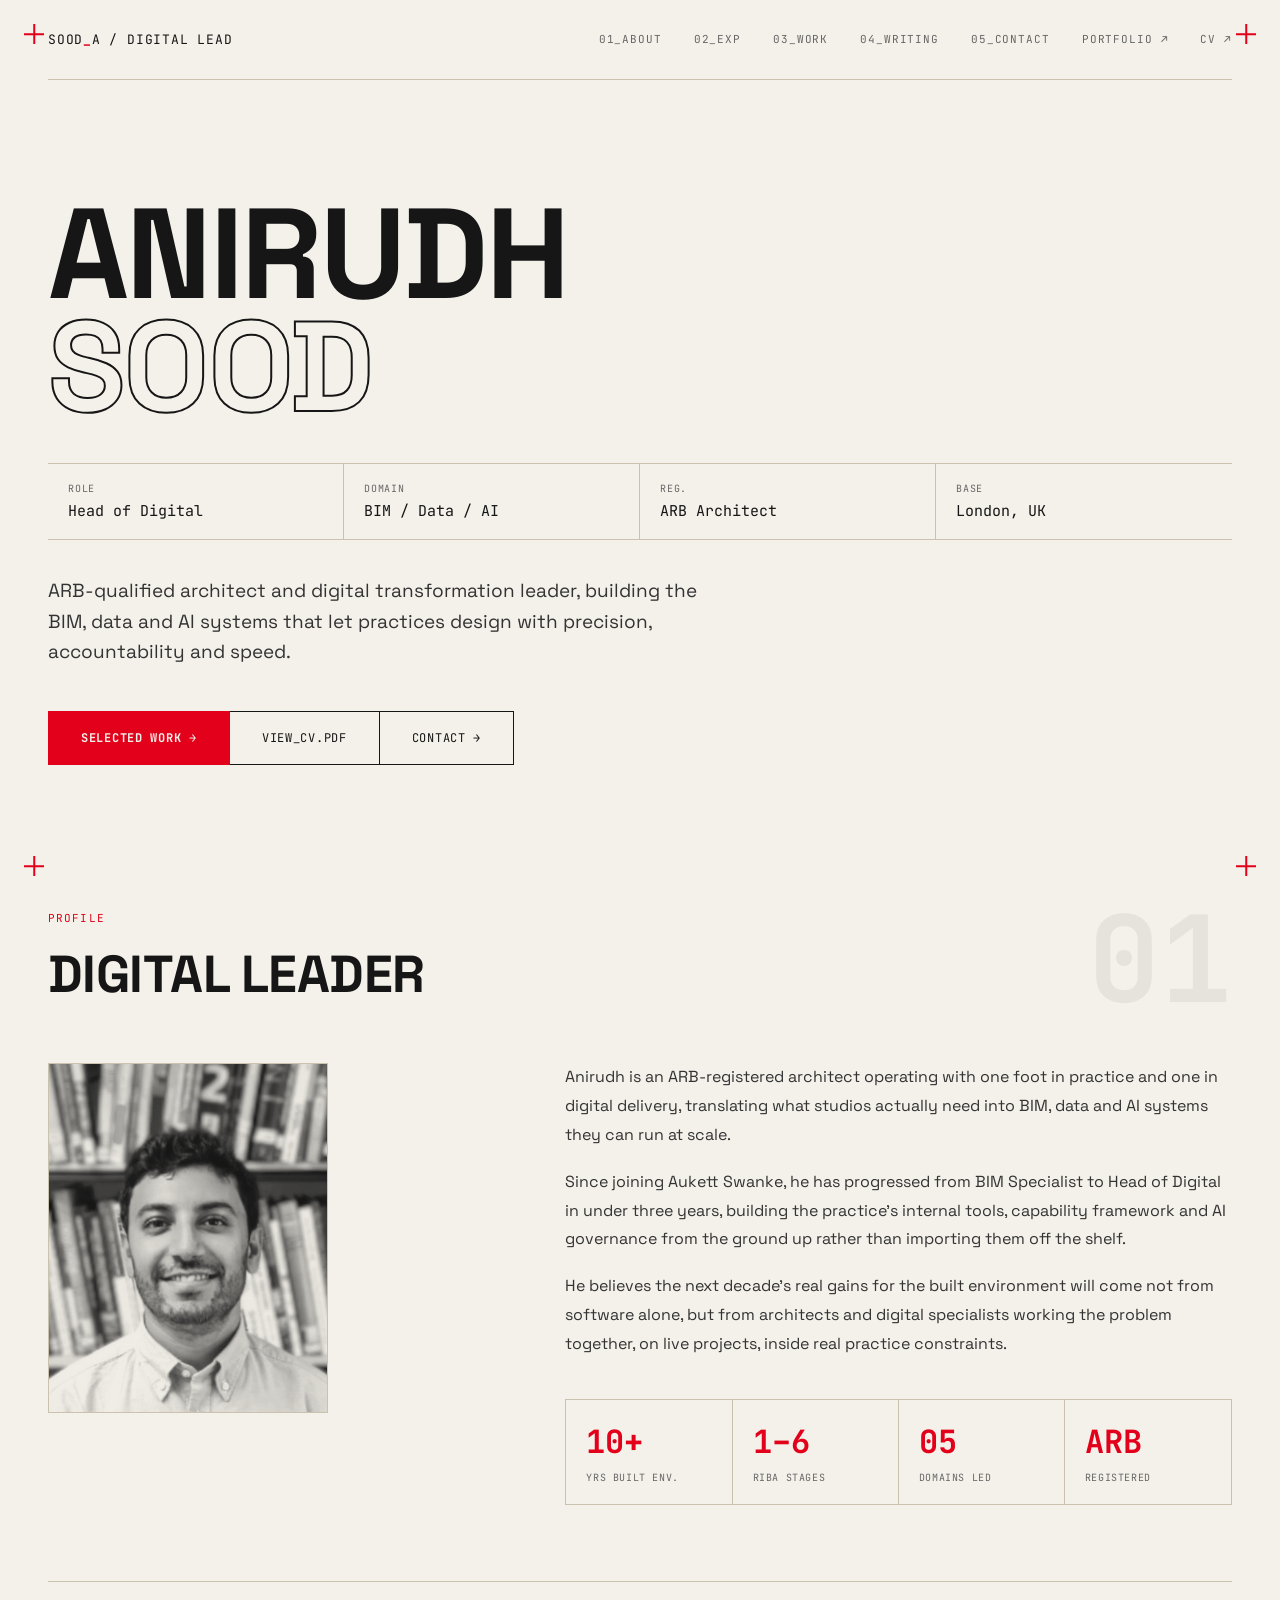
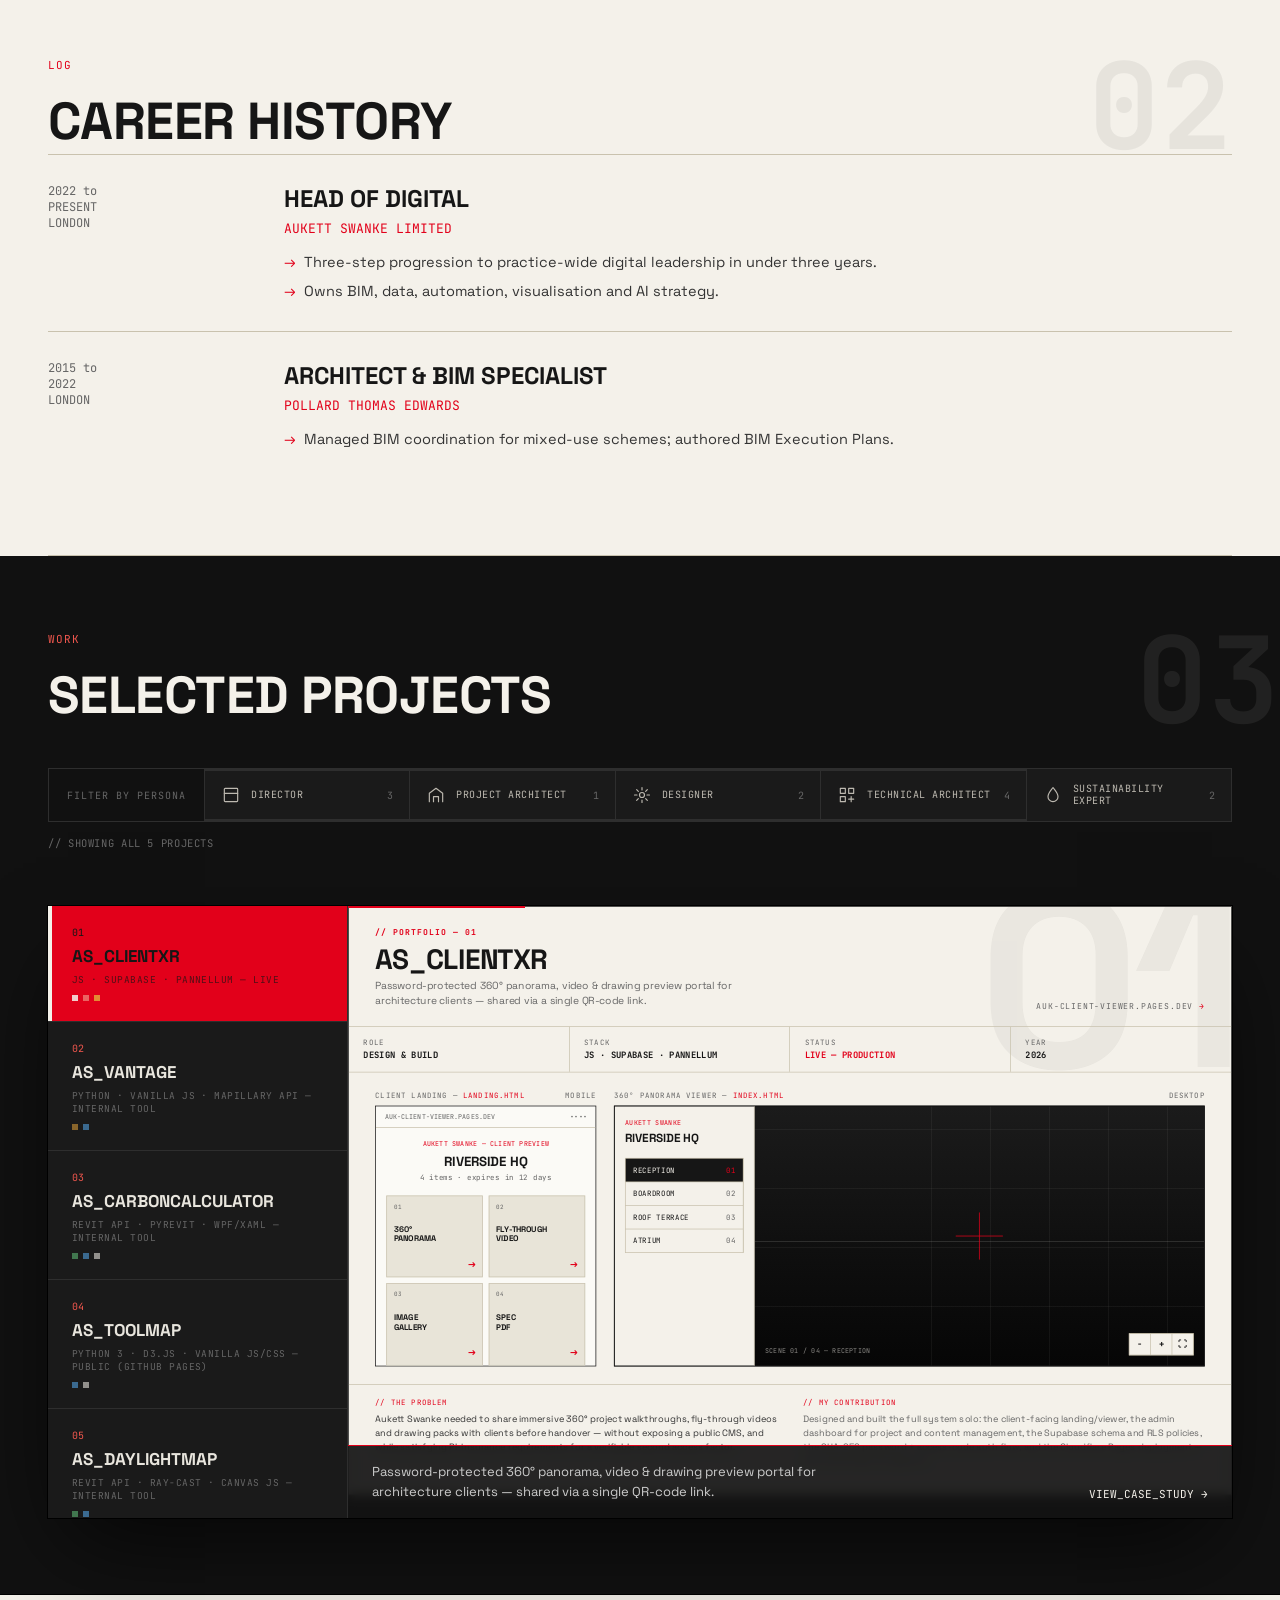
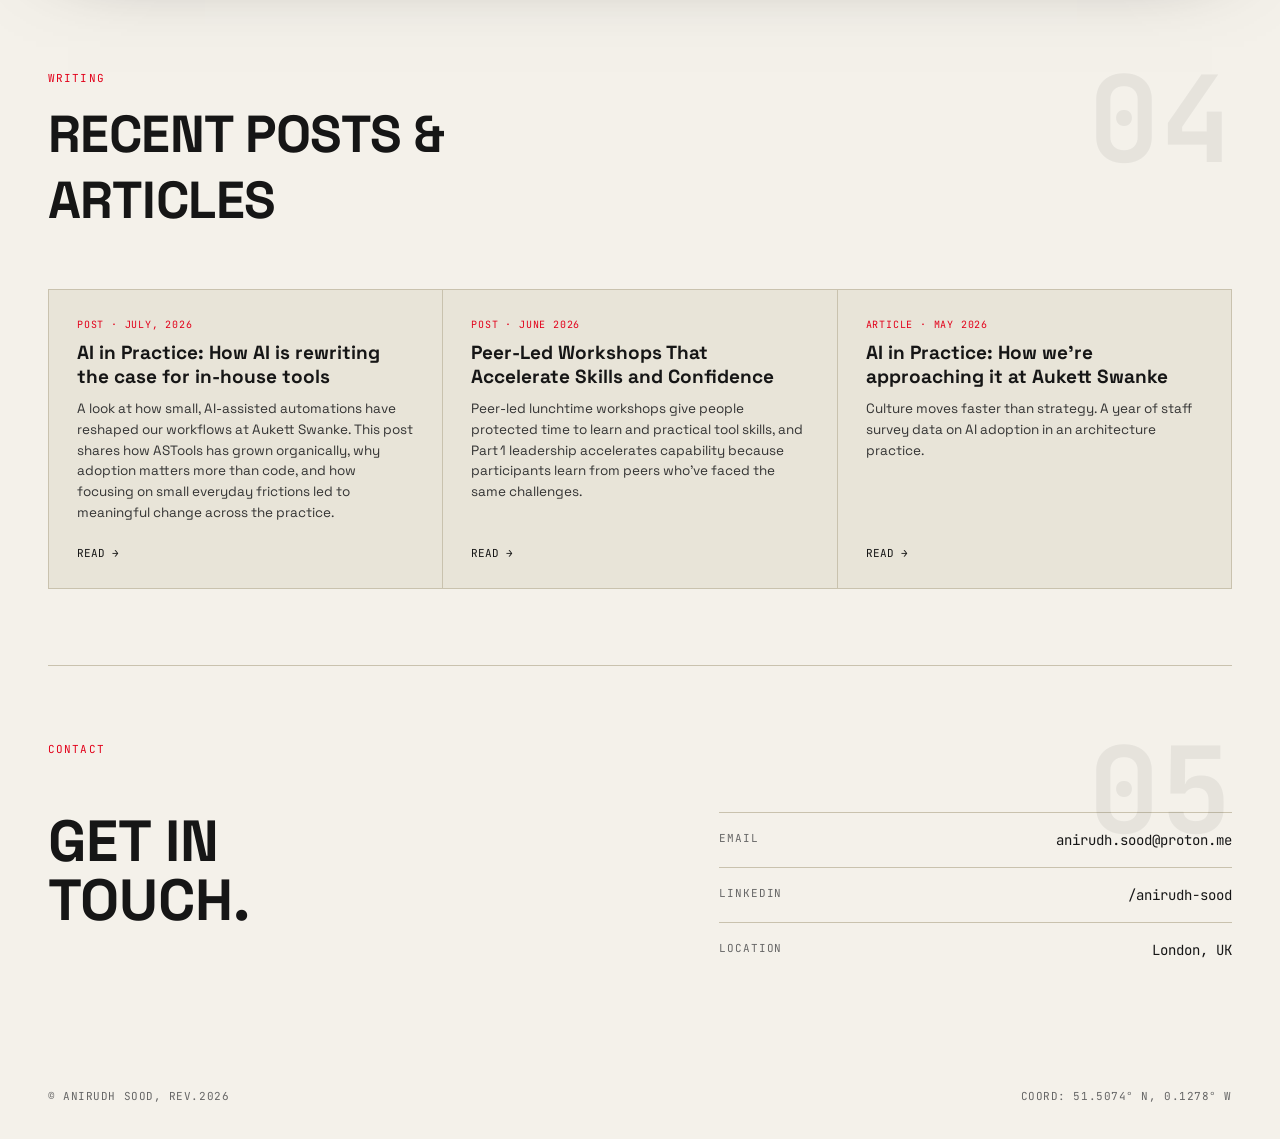
<file: index.html>
<!DOCTYPE html>
<html lang="en">
<head>
<meta charset="UTF-8">
<meta name="viewport" content="width=device-width, initial-scale=1.0">
<title>Anirudh Sood</title>
<link rel="preconnect" href="https://fonts.googleapis.com">
<link rel="preconnect" href="https://fonts.gstatic.com" crossorigin>
<link href="https://fonts.googleapis.com/css2?family=JetBrains+Mono:wght@400;500;700&family=Space+Grotesk:wght@400;500;600;700&display=swap" rel="stylesheet">
<style>
*{box-sizing:border-box;margin:0;padding:0}
:root{--ink:#161616;--ink-deep:#111;--panel:#1a1a1a;--line:#c9c2ae;--line-dark:#2e2e2e;--paper:#f4f1ea;--card:#e8e4d8;--signal:#e2001a;--signal-dark-bg:oklch(66% 0.19 27);--muted:#666;--body:#333;--muted-dark:#999}
body{background:var(--paper);color:var(--ink);font-family:'Space Grotesk',sans-serif;position:relative;overflow-x:hidden}
.wrap{position:relative;z-index:1;max-width:1400px;margin:0 auto;padding:0 48px}
.mono{font-family:'JetBrains Mono',monospace}
a{color:var(--ink);text-decoration:none}
a:hover{color:var(--signal)}
:focus-visible{outline:2px solid var(--signal);outline-offset:3px}
.crosshair{position:fixed;width:20px;height:20px;pointer-events:none;z-index:5}
.crosshair::before,.crosshair::after{content:"";position:absolute;background:var(--signal)}
.crosshair::before{width:20px;height:1.5px;top:50%;left:0;transform:translateY(-50%)}
.crosshair::after{width:1.5px;height:20px;left:50%;top:0;transform:translateX(-50%)}
.c1{top:24px;left:24px}.c2{top:24px;right:24px}.c3{bottom:24px;left:24px}.c4{bottom:24px;right:24px}

/* nav */
nav{display:flex;justify-content:space-between;align-items:center;gap:24px;flex-wrap:wrap;padding:28px 0;border-bottom:1px solid var(--line)}
.brand{font-family:'JetBrains Mono',monospace;font-size:13px;letter-spacing:.06em;color:var(--ink)}
.brand b{color:var(--signal)}
.nav-links{display:flex;flex-wrap:wrap;gap:32px;font-family:'JetBrains Mono',monospace;font-size:11px;letter-spacing:.08em;text-transform:uppercase;color:var(--muted)}
.nav-links a{color:inherit;padding:4px 0;border-bottom:1px solid transparent;transition:color .18s ease,border-color .18s ease}
.nav-links a:hover{color:var(--signal);border-bottom-color:var(--signal)}

/* hero */
.hero{padding:90px 0 70px;position:relative}
.tag-callout{display:inline-flex;align-items:center;gap:8px;font-family:'JetBrains Mono',monospace;font-size:11px;color:var(--signal);letter-spacing:.08em;border:1px solid var(--signal);padding:6px 12px;margin-top:34px}
.tag-callout::before{content:"◎"}
h1.big{font-size:clamp(64px,10vw,152px);font-weight:700;line-height:.88;letter-spacing:-.02em;margin-top:28px;text-transform:uppercase}
h1.big .outline{-webkit-text-stroke:2px var(--ink);color:transparent}
.spec-row{display:flex;flex-wrap:wrap;gap:0;margin-top:40px;border-top:1px solid var(--line);border-bottom:1px solid var(--line)}
.spec{flex:1 1 160px;padding:18px 20px;border-right:1px solid var(--line);font-family:'JetBrains Mono',monospace}
.spec:last-child{border-right:none}
.spec .k{font-size:10px;color:var(--muted);letter-spacing:.08em;text-transform:uppercase}
.spec .v{font-size:15px;color:var(--ink);margin-top:6px}
.tagline{font-size:19px;line-height:1.6;color:var(--body);max-width:56ch;margin-top:36px;text-wrap:pretty}
.actions{display:flex;flex-wrap:wrap;gap:0;margin-top:44px}
.btn{font-family:'JetBrains Mono',monospace;font-size:12px;letter-spacing:.06em;text-transform:uppercase;padding:18px 32px;border:1px solid var(--ink);cursor:pointer;transition:background .18s ease,color .18s ease,border-color .18s ease}
.btn-p{background:var(--signal);border-color:var(--signal);color:var(--paper);font-weight:700}
.btn-p:hover{background:var(--ink);border-color:var(--ink);color:var(--paper)}
.btn-g{background:transparent;color:var(--ink);border-left:none}
.btn-g:hover{background:var(--ink);color:var(--paper)}

/* section markers */
.section{padding:76px 0;border-bottom:1px solid var(--line);position:relative}
.sec-marker{position:absolute;top:64px;right:0;font-family:'JetBrains Mono',monospace;font-size:120px;font-weight:700;color:var(--ink);opacity:.06;line-height:1;pointer-events:none}
.sec-label{font-family:'JetBrains Mono',monospace;font-size:11px;letter-spacing:.1em;text-transform:uppercase;color:var(--signal);margin-bottom:16px}
.sec-title{font-size:clamp(32px,4.5vw,52px);font-weight:700;text-transform:uppercase;letter-spacing:-.01em;max-width:16ch}

/* about */
.about-grid{display:grid;grid-template-columns:.9fr 1.3fr;gap:56px;margin-top:56px}
.ph{border:1px solid var(--line);aspect-ratio:4/5;display:flex;align-items:center;justify-content:center;font-family:'JetBrains Mono',monospace;font-size:11px;color:var(--muted);text-transform:uppercase;letter-spacing:.08em;position:relative;overflow:hidden;max-width:280px}
.ph img{width:100%;height:100%;object-fit:cover;display:block}
.body-txt{font-size:16px;line-height:1.8;color:var(--body);text-wrap:pretty}
.body-txt p{margin-bottom:18px}
.metrics{display:grid;grid-template-columns:repeat(4,1fr);margin-top:40px;border:1px solid var(--line)}
.metric{padding:20px;border-right:1px solid var(--line);font-family:'JetBrains Mono',monospace}
.metric:last-child{border-right:none}
.mn{font-size:32px;font-weight:700;color:var(--signal)}
.mc{font-size:10px;color:var(--muted);margin-top:8px;text-transform:uppercase;letter-spacing:.06em}

/* experience */
.xp-row{display:grid;grid-template-columns:200px 1fr;gap:36px;padding:28px 0;border-top:1px solid var(--line)}
.xp-row:first-of-type{border-top:none;margin-top:56px}
.when{font-family:'JetBrains Mono',monospace;font-size:12px;color:var(--muted)}
.role{font-size:24px;font-weight:700;text-transform:uppercase}
.org{font-family:'JetBrains Mono',monospace;font-size:13px;color:var(--signal);margin-top:6px}
.xp-row ul{margin-top:14px;padding-left:0;list-style:none;display:flex;flex-direction:column;gap:6px}
.xp-row li{font-size:14.5px;color:var(--body);line-height:1.6;padding-left:20px;position:relative}
.xp-row li::before{content:"→";position:absolute;left:0;color:var(--signal)}

.go{font-family:'JetBrains Mono',monospace;font-size:12px;color:var(--ink);margin-top:28px;display:inline-block;border-bottom:1px solid transparent;transition:color .18s ease,border-color .18s ease}
.go:hover{color:var(--signal);border-bottom-color:var(--signal)}

/* contact */
.contact-grid{display:grid;grid-template-columns:1.2fr 1fr;gap:56px;margin-top:56px}
.contact-grid h2{font-size:clamp(36px,5vw,58px);font-weight:700;text-transform:uppercase;line-height:1.02}
.crow{display:flex;justify-content:space-between;gap:24px;padding:18px 0;border-top:1px solid var(--line);font-family:'JetBrains Mono',monospace;font-size:14px}
.crow span:first-child{color:var(--muted);text-transform:uppercase;font-size:11px;letter-spacing:.08em}

/* work */
#work{background:var(--ink-deep);margin:0 -48px;padding:76px 48px;border-bottom:1px solid #000}
#work .sec-label{color:var(--signal-dark-bg)}
#work .sec-title{color:var(--paper)}
#work .sec-marker{color:var(--paper);opacity:.07}
.work-wrap{display:grid;grid-template-columns:300px 1fr;margin-top:56px;height:clamp(460px,68vh,640px);box-shadow:0 40px 90px -20px rgba(0,0,0,.7),0 0 0 1px #000;background:var(--panel)}
.work-list{border-right:1px solid var(--line-dark);overflow-y:auto}
.work-item{display:block;width:100%;text-align:left;font:inherit;background:none;padding:20px 24px;border:none;border-bottom:1px solid var(--line-dark);cursor:pointer;position:relative;color:var(--muted-dark);transition:background .18s ease}
.work-item:last-child{border-bottom:none}
.work-item .n{font-family:'JetBrains Mono',monospace;font-size:10px;color:var(--signal-dark-bg)}
.work-item h4{font-size:17px;font-weight:700;text-transform:uppercase;margin-top:6px;color:#e8e5dd;overflow-wrap:anywhere;transition:color .18s ease}
.work-item .kk{font-family:'JetBrains Mono',monospace;font-size:9.5px;color:var(--muted);margin-top:6px;text-transform:uppercase;letter-spacing:.05em}
.work-item:hover:not(.on){background:#202020}
.work-item:hover:not(.on) h4{color:var(--paper)}
.work-item:focus-visible{outline:2px solid var(--signal-dark-bg);outline-offset:-2px}
.work-item.on{background:var(--signal)}
.work-item.on::before{content:"";position:absolute;left:0;top:0;bottom:0;width:4px;background:var(--paper)}
.work-item.on h4,.work-item.on .n{color:var(--ink)}
.work-item.on .kk{color:rgba(22,22,22,.7)}
.work-preview{position:relative;background:#0c0c0c;overflow:hidden}
.work-preview iframe{position:absolute;top:0;left:0;width:1200px;height:800px;border:none;pointer-events:none;transform-origin:top left;box-shadow:0 0 60px rgba(0,0,0,.5)}
.work-cap{position:absolute;left:0;right:0;bottom:0;background:rgba(20,20,20,.92);backdrop-filter:blur(6px);padding:16px 24px;border-top:1px solid var(--signal);display:flex;justify-content:space-between;align-items:flex-end;gap:24px}
.work-cap p{font-size:13px;color:#ccc;line-height:1.55;max-width:60ch;text-wrap:pretty}
.work-cap .go{font-family:'JetBrains Mono',monospace;font-size:11px;color:var(--paper);white-space:nowrap;margin-top:0}
.work-cap .go:hover{color:var(--signal-dark-bg);border-bottom-color:var(--signal-dark-bg)}

/* work persona filter */
.wf-row{display:flex;flex-wrap:wrap;align-items:center;gap:1px;margin-top:40px;background:var(--line-dark);border:1px solid var(--line-dark)}
.wf-lab{font-family:'JetBrains Mono',monospace;font-size:10px;letter-spacing:.1em;text-transform:uppercase;color:var(--muted);background:var(--ink-deep);padding:14px 18px;align-self:stretch;display:flex;align-items:center}
.wf-btn{flex:1 1 130px;display:flex;align-items:center;gap:10px;background:var(--panel);border:none;font:inherit;color:#bdb9b0;padding:14px 16px;cursor:pointer;position:relative;text-align:left;transition:background .2s ease,color .2s ease}
.wf-btn .icon{width:20px;height:20px;stroke:currentColor;fill:none;stroke-width:1.4;stroke-linecap:round;stroke-linejoin:round;flex-shrink:0;transition:stroke .2s ease,transform .2s ease}
.wf-btn .wl{font-family:'JetBrains Mono',monospace;font-size:10px;letter-spacing:.05em;text-transform:uppercase;line-height:1.2}
.wf-btn .wc{margin-left:auto;font-family:'JetBrains Mono',monospace;font-size:10px;color:var(--muted)}
.wf-btn::after{content:"";position:absolute;left:0;right:0;bottom:0;height:3px;background:var(--pc);transform:scaleX(0);transform-origin:left center;transition:transform .22s cubic-bezier(.2,.7,.2,1)}
.wf-btn:hover{background:#232323;color:var(--paper)}
.wf-btn:hover .icon{transform:translateY(-2px)}
.wf-btn[aria-pressed="true"]{background:#232323;color:var(--paper)}
.wf-btn[aria-pressed="true"]::after{transform:scaleX(1)}
.wf-btn[aria-pressed="true"] .icon{stroke:var(--pc)}
.wf-btn[aria-pressed="true"] .wc{color:var(--pc)}
.wf-director{--pc:#f4f1ea}.wf-architect{--pc:oklch(70% 0.15 25)}.wf-designer{--pc:oklch(76% 0.14 75)}.wf-techarch{--pc:oklch(72% 0.13 245)}.wf-sustain{--pc:oklch(74% 0.14 150)}
.work-item{transition:background .18s ease,opacity .28s ease}
.work-item.off{display:none}
.work-item .pg{display:flex;gap:5px;margin-top:9px}
.work-item .pg i{width:6px;height:6px;background:var(--gc);display:block;opacity:.55;transition:opacity .2s ease,transform .2s ease}
.work-item.on .pg i{opacity:.85}
.work-item .pg i.hit{opacity:1;transform:scale(1.5)}
.wf-note{font-family:'JetBrains Mono',monospace;font-size:10.5px;letter-spacing:.06em;text-transform:uppercase;color:var(--muted);margin-top:14px;display:flex;gap:14px;align-items:center}
.wf-note button{font:inherit;background:none;border:1px solid var(--line-dark);color:#bdb9b0;padding:4px 10px;cursor:pointer;transition:border-color .18s ease,color .18s ease}
.wf-note button:hover{border-color:var(--signal);color:var(--signal)}

/* writing */
.writing-grid{display:grid;grid-template-columns:repeat(3,1fr);gap:1px;background:var(--line);margin-top:56px;border:1px solid var(--line)}
.post-card{background:var(--card);padding:28px;display:flex;flex-direction:column;justify-content:space-between;gap:22px;color:var(--ink);transition:background .18s ease,color .18s ease}
.post-card:hover{background:var(--ink);color:var(--paper)}
.post-card:hover .pd{color:#bbb}
.post-card:hover .pgo{color:var(--paper)}
.post-card .pk{font-family:'JetBrains Mono',monospace;font-size:10px;color:var(--signal);letter-spacing:.08em;text-transform:uppercase}
.post-card h3{font-size:19px;font-weight:700;line-height:1.25;margin-top:10px;text-wrap:pretty}
.post-card .pd{font-size:13.5px;color:var(--body);line-height:1.55;margin-top:10px;transition:color .18s ease}
.post-card .pgo{font-family:'JetBrains Mono',monospace;font-size:11px;color:inherit}

footer{padding:36px 0;display:flex;flex-wrap:wrap;gap:16px;justify-content:space-between;font-family:'JetBrains Mono',monospace;font-size:11px;color:var(--muted);letter-spacing:.05em}
.totop{position:fixed;right:28px;bottom:28px;z-index:10;display:flex;align-items:center;gap:8px;background:var(--ink);color:var(--paper);font-family:'JetBrains Mono',monospace;font-size:11px;letter-spacing:.08em;text-transform:uppercase;padding:12px 18px;border:1px solid var(--ink);cursor:pointer;opacity:0;pointer-events:none;transition:opacity .25s}
.totop.show{opacity:1;pointer-events:auto}
.totop:hover{background:var(--signal);border-color:var(--signal)}
.rv{opacity:0;transform:translateY(14px);transition:opacity .6s cubic-bezier(.2,.7,.2,1) var(--d,0ms),transform .6s cubic-bezier(.2,.7,.2,1) var(--d,0ms)}
.rv.in{opacity:1;transform:none}
.work-preview iframe{opacity:0;transition:opacity .34s ease}
.work-preview iframe.ready{opacity:1}
.work-preview::after{content:"";position:absolute;left:0;top:0;height:2px;width:var(--wp,0%);background:var(--signal);transition:width .4s cubic-bezier(.2,.7,.2,1);z-index:2}
.work-item .n{transition:color .18s ease}
.metric .mn{font-variant-numeric:tabular-nums}
.actions .btn{position:relative;overflow:hidden}
@media (prefers-reduced-motion:reduce){.rv{opacity:1;transform:none}*,*::before,*::after{transition-duration:.001ms !important;animation-duration:.001ms !important}}

@media (max-width:1080px){
  .writing-grid{grid-template-columns:1fr 1fr}
  .writing-grid>:last-child:nth-child(odd){grid-column:1/-1}
  .work-wrap{grid-template-columns:250px 1fr}
  .work-item{padding:18px 18px}
  .work-item h4{font-size:15px}
}
@media (max-width:860px){
  .wrap{padding:0 24px}
  #work{margin:0 -24px;padding:64px 24px}
  .section{padding:56px 0}
  .sec-marker{font-size:72px;top:48px}
  .about-grid,.contact-grid{grid-template-columns:1fr;gap:32px}
  .ph{max-width:220px}
  .metrics{grid-template-columns:1fr 1fr}
  .metric:nth-child(2n){border-right:none}
  .metric:nth-child(-n+2){border-bottom:1px solid var(--line)}
  .xp-row{grid-template-columns:1fr;gap:14px}
  .writing-grid{grid-template-columns:1fr}
  .work-wrap{grid-template-columns:1fr;height:auto}
  .work-list{display:flex;overflow-x:auto;border-right:none;border-bottom:1px solid var(--line-dark)}
  .work-item{flex:0 0 220px;border-bottom:none;border-right:1px solid var(--line-dark)}
  .work-preview{height:52vh;min-height:320px}
  .work-cap{position:static;flex-direction:column;align-items:flex-start;gap:12px}
  .crosshair{display:none}
}
</style>
</head>
<body>
<div class="crosshair c1"></div><div class="crosshair c2"></div><div class="crosshair c3"></div><div class="crosshair c4"></div>
<div class="wrap">
  <nav>
    <div class="brand">SOOD<b>_</b>A / DIGITAL LEAD</div>
    <div class="nav-links"><a href="#about">01_ABOUT</a><a href="#xp">02_EXP</a><a href="#work">03_WORK</a><a href="#writing">04_WRITING</a><a href="#contact">05_CONTACT</a><a href="Portfolio.html">PORTFOLIO ↗</a><a href="cv/cv.html">CV ↗</a></div>
  </nav>

  <section class="hero">
    <h1 class="big">ANIRUDH<br><span class="outline">SOOD</span></h1>
    <div class="spec-row">
      <div class="spec"><div class="k">Role</div><div class="v">Head of Digital</div></div>
      <div class="spec"><div class="k">Domain</div><div class="v">BIM / Data / AI</div></div>
      <div class="spec"><div class="k">Reg.</div><div class="v">ARB Architect</div></div>
      <div class="spec"><div class="k">Base</div><div class="v">London, UK</div></div>
    </div>
    <p class="tagline">ARB-qualified architect and digital transformation leader, building the BIM, data and AI systems that let practices design with precision, accountability and speed.</p>
    <div class="actions"><a class="btn btn-p" href="Portfolio.html">SELECTED WORK →</a><a class="btn btn-g" href="cv/cv.html">VIEW_CV.PDF</a><a class="btn btn-g" href="#contact">CONTACT →</a></div>
  </section>

  <section class="section" id="about">
    <div class="sec-marker">01</div>
    <div class="sec-label">PROFILE</div>
    <div class="sec-title">DIGITAL LEADER</div>
    <div class="about-grid">
      <div class="ph"><img src="assets/portrait-signal-red.png" alt="Anirudh Sood"></div>
      <div>
        <div class="body-txt">
          <p>Anirudh is an ARB-registered architect operating with one foot in practice and one in digital delivery, translating what studios actually need into BIM, data and AI systems they can run at scale.</p>
          <p>Since joining Aukett Swanke, he has progressed from BIM Specialist to Head of Digital in under three years, building the practice's internal tools, capability framework and AI governance from the ground up rather than importing them off the shelf.</p>
          <p>He believes the next decade's real gains for the built environment will come not from software alone, but from architects and digital specialists working the problem together, on live projects, inside real practice constraints.</p>
        </div>
        <div class="metrics">
          <div class="metric"><div class="mn">10+</div><div class="mc">Yrs Built Env.</div></div>
          <div class="metric"><div class="mn">1–6</div><div class="mc">RIBA Stages</div></div>
          <div class="metric"><div class="mn">05</div><div class="mc">Domains Led</div></div>
          <div class="metric"><div class="mn">ARB</div><div class="mc">Registered</div></div>
        </div>
      </div>
    </div>
  </section>

  <section class="section" id="xp">
    <div class="sec-marker">02</div>
    <div class="sec-label">LOG</div>
    <div class="sec-title">CAREER HISTORY</div>
    <div class="xp-row"><div class="when">2022 to<br>PRESENT<br>LONDON</div><div><div class="role">Head of Digital</div><div class="org">AUKETT SWANKE LIMITED</div><ul><li>Three-step progression to practice-wide digital leadership in under three years.</li><li>Owns BIM, data, automation, visualisation and AI strategy.</li></ul></div></div>
    <div class="xp-row"><div class="when">2015 to<br>2022<br>LONDON</div><div><div class="role">ARCHITECT &amp; BIM SPECIALIST</div><div class="org">POLLARD THOMAS EDWARDS</div><ul><li>Managed BIM coordination for mixed-use schemes; authored BIM Execution Plans.</li></ul></div></div>
  </section>

  <section class="section" id="work">
    <div class="sec-marker">03</div>
    <div class="sec-label">WORK</div>
    <div class="sec-title">SELECTED PROJECTS</div>
    <div class="wf-row" id="workFilter"></div>
    <div class="wf-note" id="workNote"></div>
    <div class="work-wrap">
      <div class="work-list" id="work-list"></div>
      <div class="work-preview">
        <iframe id="work-iframe" scrolling="no"></iframe>
        <div class="work-cap" id="work-cap"></div>
      </div>
    </div>
  </section>

  <section class="section" id="writing">
    <div class="sec-marker">04</div>
    <div class="sec-label">WRITING</div>
    <div class="sec-title">RECENT POSTS &amp; ARTICLES</div>
    <div class="writing-grid" id="writing-grid"></div>
  </section>

  <section class="section" id="contact" style="border-bottom:none">
    <div class="sec-marker">05</div>
    <div class="sec-label">CONTACT</div>
    <div class="contact-grid">
      <div><h2>GET IN<br>TOUCH.</h2></div>
      <div>
        <div class="crow"><span>Email</span><span>anirudh.sood@proton.me</span></div>
        <div class="crow"><span>LinkedIn</span><span>/anirudh-sood</span></div>
        <div class="crow"><span>Location</span><span>London, UK</span></div>
      </div>
    </div>
  </section>

  <footer><span>© ANIRUDH SOOD, REV.2026</span><span>COORD: 51.5074° N, 0.1278° W</span></footer>
</div>
<button class="totop mono" id="totop" aria-label="Back to top">↑ TOP</button>
<script>
(function(){
  var PERSONAS = [
    {k:'director', n:'Director', c:'wf-director', svg:'<rect x="4" y="4" width="16" height="16" rx="1"/><path d="M4 10h16"/>'},
    {k:'architect', n:'Project Architect', c:'wf-architect', svg:'<path d="M4 20V10l8-6 8 6v10"/><path d="M9 20v-6h6v6"/>'},
    {k:'designer', n:'Designer', c:'wf-designer', svg:'<circle cx="12" cy="12" r="3"/><path d="M12 3v3M12 18v3M3 12h3M18 12h3M5.6 5.6l2 2M16.4 16.4l2 2M18.4 5.6l-2 2M7.6 16.4l-2 2"/>'},
    {k:'techarch', n:'Technical Architect', c:'wf-techarch', svg:'<path d="M4 4h6v6H4zM14 4h6v6h-6zM4 14h6v6H4z"/><path d="M14 17h6M17 14v6"/>'},
    {k:'sustain', n:'Sustainability Expert', c:'wf-sustain', svg:'<path d="M12 3c3 4 6 7 6 11a6 6 0 0 1-12 0c0-4 3-7 6-11z"/>'}
  ];
  var PCOL = {director:'#f4f1ea', architect:'oklch(70% 0.15 25)', designer:'oklch(76% 0.14 75)', techarch:'oklch(72% 0.13 245)', sustain:'oklch(74% 0.14 150)'};
  var PROJECTS = [
    {src:'portfolio-mockups/as-clientxr-portfolio.html', p:['director','architect','designer'], k:'JS · SUPABASE · PANNELLUM — LIVE', title:'AS_ClientXR', desc:'Password-protected 360° panorama, video & drawing preview portal for architecture clients — shared via a single QR-code link.'},
    {src:'portfolio-mockups/as-vantage-portfolio.html', p:['designer','techarch'], k:'PYTHON · VANILLA JS · MAPILLARY API — INTERNAL TOOL', title:'AS_Vantage', desc:'A street-imagery sourcing tool that pulls real Mapillary photography and ranks it by camera-heading and distance match.'},
    {src:'portfolio-mockups/as-carboncalculator-portfolio.html', p:['sustain','techarch','director'], k:'REVIT API · PYREVIT · WPF/XAML — INTERNAL TOOL', title:'AS_CarbonCalculator', desc:'A guided, four-step Revit pipeline that turns raw model material data into an EN 15978 whole-life embodied-carbon report.'},
    {src:'portfolio-mockups/as-toolmap-portfolio.html', p:['techarch','director'], k:'PYTHON 3 · D3.JS · VANILLA JS/CSS — PUBLIC (GITHUB PAGES)', title:'AS_ToolMap', desc:'A searchable card catalogue and D3 force-graph of every tool in the AS Tools Revit extension.'},
    {src:'portfolio-mockups/as-daylightmap-portfolio.html', p:['sustain','techarch'], k:'REVIT API · RAY-CAST · CANVAS JS — INTERNAL TOOL', title:'AS_DaylightMap', desc:"Reads a room's real site location and true north to render a browser heat-map of daylight reach."}
  ];
  var list = document.getElementById('work-list');
  var iframe = document.getElementById('work-iframe');
  var cap = document.getElementById('work-cap');

  function scaleWork(){
    var f = iframe.parentElement;
    var s = Math.min(f.clientWidth / 1200, f.clientHeight / 800);
    iframe.style.transform = 'scale(' + s + ')';
  }
  var current = 0;
  function showProject(i){
    current = i;
    list.querySelectorAll('.work-item').forEach(function(el, j){ el.classList.toggle('on', j === i); });
    iframe.classList.remove('ready');
    iframe.src = PROJECTS[i].src;
    iframe.parentElement.style.setProperty('--wp', ((i + 1) / PROJECTS.length * 100) + '%');
    cap.innerHTML = '<p>' + PROJECTS[i].desc + '</p><a class="go" href="' + PROJECTS[i].src + '" target="_blank">VIEW_CASE_STUDY →</a>';
  }
  PROJECTS.forEach(function(p, i){
    var it = document.createElement('button');
    it.type = 'button';
    it.className = 'work-item';
    it.dataset.p = p.p.join(' ');
    var dots = p.p.map(function(k){ return '<i data-k="' + k + '" style="--gc:' + PCOL[k] + '"></i>'; }).join('');
    it.innerHTML = '<div class="n mono">0' + (i + 1) + '</div><h4>' + p.title + '</h4><div class="kk mono">' + p.k + '</div><div class="pg">' + dots + '</div>';
    it.addEventListener('click', function(){ showProject(i); });
    list.appendChild(it);
  });

  /* persona filter */
  var filterEl = document.getElementById('workFilter'), noteEl = document.getElementById('workNote');
  var activeP = null;
  filterEl.innerHTML = '<div class="wf-lab">Filter by persona</div>' + PERSONAS.map(function(p){
    var n = PROJECTS.filter(function(x){ return x.p.indexOf(p.k) > -1; }).length;
    return '<button type="button" class="wf-btn ' + p.c + '" data-k="' + p.k + '" aria-pressed="false"><svg class="icon" viewBox="0 0 24 24">' + p.svg + '</svg><span class="wl">' + p.n + '</span><span class="wc">' + n + '</span></button>';
  }).join('');

  function applyPersona(){
    var items = list.querySelectorAll('.work-item');
    var firstMatch = -1;
    PROJECTS.forEach(function(p, i){
      var hit = !activeP || p.p.indexOf(activeP) > -1;
      items[i].classList.toggle('off', !hit);
      items[i].querySelectorAll('.pg i').forEach(function(d){ d.classList.toggle('hit', !!activeP && d.dataset.k === activeP); });
      if(hit && firstMatch < 0) firstMatch = i;
    });
    filterEl.querySelectorAll('.wf-btn').forEach(function(b){ b.setAttribute('aria-pressed', String(b.dataset.k === activeP)); });
    if(activeP){
      var nm = PERSONAS.filter(function(p){ return p.k === activeP; })[0].n;
      var cnt = PROJECTS.filter(function(x){ return x.p.indexOf(activeP) > -1; }).length;
      noteEl.innerHTML = '<span>// ' + cnt + ' of ' + PROJECTS.length + ' projects tagged ' + nm + '</span><button type="button" id="wfClear">Clear ✕</button>';
      document.getElementById('wfClear').addEventListener('click', function(){ activeP = null; applyPersona(); });
    } else {
      noteEl.innerHTML = '<span>// Showing all ' + PROJECTS.length + ' projects</span>';
    }
    if(activeP && PROJECTS[current].p.indexOf(activeP) === -1 && firstMatch > -1) showProject(firstMatch);
  }
  filterEl.querySelectorAll('.wf-btn').forEach(function(b){
    b.addEventListener('click', function(){ activeP = (activeP === b.dataset.k) ? null : b.dataset.k; applyPersona(); });
  });

  showProject(0);
  applyPersona();
  list.addEventListener('keydown', function(e){
    if(e.key !== 'ArrowDown' && e.key !== 'ArrowUp' && e.key !== 'ArrowLeft' && e.key !== 'ArrowRight') return;
    e.preventDefault();
    var pool = PROJECTS.map(function(p, i){ return i; }).filter(function(i){ return !activeP || PROJECTS[i].p.indexOf(activeP) > -1; });
    if(!pool.length) return;
    var d = (e.key === 'ArrowDown' || e.key === 'ArrowRight') ? 1 : -1;
    var n = pool[(pool.indexOf(current) + d + pool.length) % pool.length];
    showProject(n);
    list.querySelectorAll('.work-item')[n].focus();
  });
  iframe.addEventListener('load', function(){ scaleWork(); iframe.classList.add('ready'); });
  window.addEventListener('resize', scaleWork);

  var RM = window.matchMedia('(prefers-reduced-motion: reduce)').matches;

  /* scroll reveal */
  if(!RM){
    document.querySelectorAll('.hero,.section').forEach(function(sec){
      var i = 0;
      Array.prototype.forEach.call(sec.children, function(kid){
        if(kid.classList.contains('sec-marker')) return;
        kid.classList.add('rv');
        kid.style.setProperty('--d', (i * 70) + 'ms');
        i++;
      });
    });
    var rio = new IntersectionObserver(function(es){
      es.forEach(function(en){
        if(!en.isIntersecting) return;
        en.target.querySelectorAll('.rv').forEach(function(k){ k.classList.add('in'); });
        rio.unobserve(en.target);
      });
    }, {threshold:.08});
    document.querySelectorAll('.hero,.section').forEach(function(s){ rio.observe(s); });
  }

  /* metric count-up */
  var mio = new IntersectionObserver(function(es){
    es.forEach(function(en){
      if(!en.isIntersecting) return;
      mio.unobserve(en.target);
      var m = en.target.textContent.trim().match(/^(\d+)(\D*)$/);
      if(!m || RM) return;
      var to = parseInt(m[1], 10), pad = m[1].length, suffix = m[2], t0 = performance.now();
      (function step(now){
        var p = Math.min((now - t0) / 900, 1);
        var v = Math.round(to * (1 - Math.pow(1 - p, 3)));
        en.target.textContent = String(v).padStart(pad, '0') + suffix;
        if(p < 1) requestAnimationFrame(step);
      })(performance.now());
    });
  }, {threshold:.6});
  document.querySelectorAll('.metric .mn').forEach(function(el){ mio.observe(el); });

  var totop = document.getElementById('totop');
  window.addEventListener('scroll', function(){
    totop.classList.toggle('show', window.scrollY > 480);
  });
  totop.addEventListener('click', function(){ window.scrollTo({top:0, behavior:'smooth'}); });
})();
</script>
<script src="writing/posts.js"></script>
<script>
(function(){
  var grid = document.getElementById('writing-grid');
  (window.WRITING_POSTS || []).slice(0, 3).forEach(function(p){
    var a = document.createElement('a');
    a.className = 'post-card';
    a.href = p.url; a.target = '_blank'; a.rel = 'noopener';
    a.innerHTML = '<div><div class="pk">' + (p.kind || 'LINKEDIN') + ' · ' + (p.date || '') + '</div><h3>' + p.title + '</h3><div class="pd">' + (p.summary || '') + '</div></div><div class="pgo">READ →</div>';
    grid.appendChild(a);
  });
})();
</script>
</body>
</html>
</file>
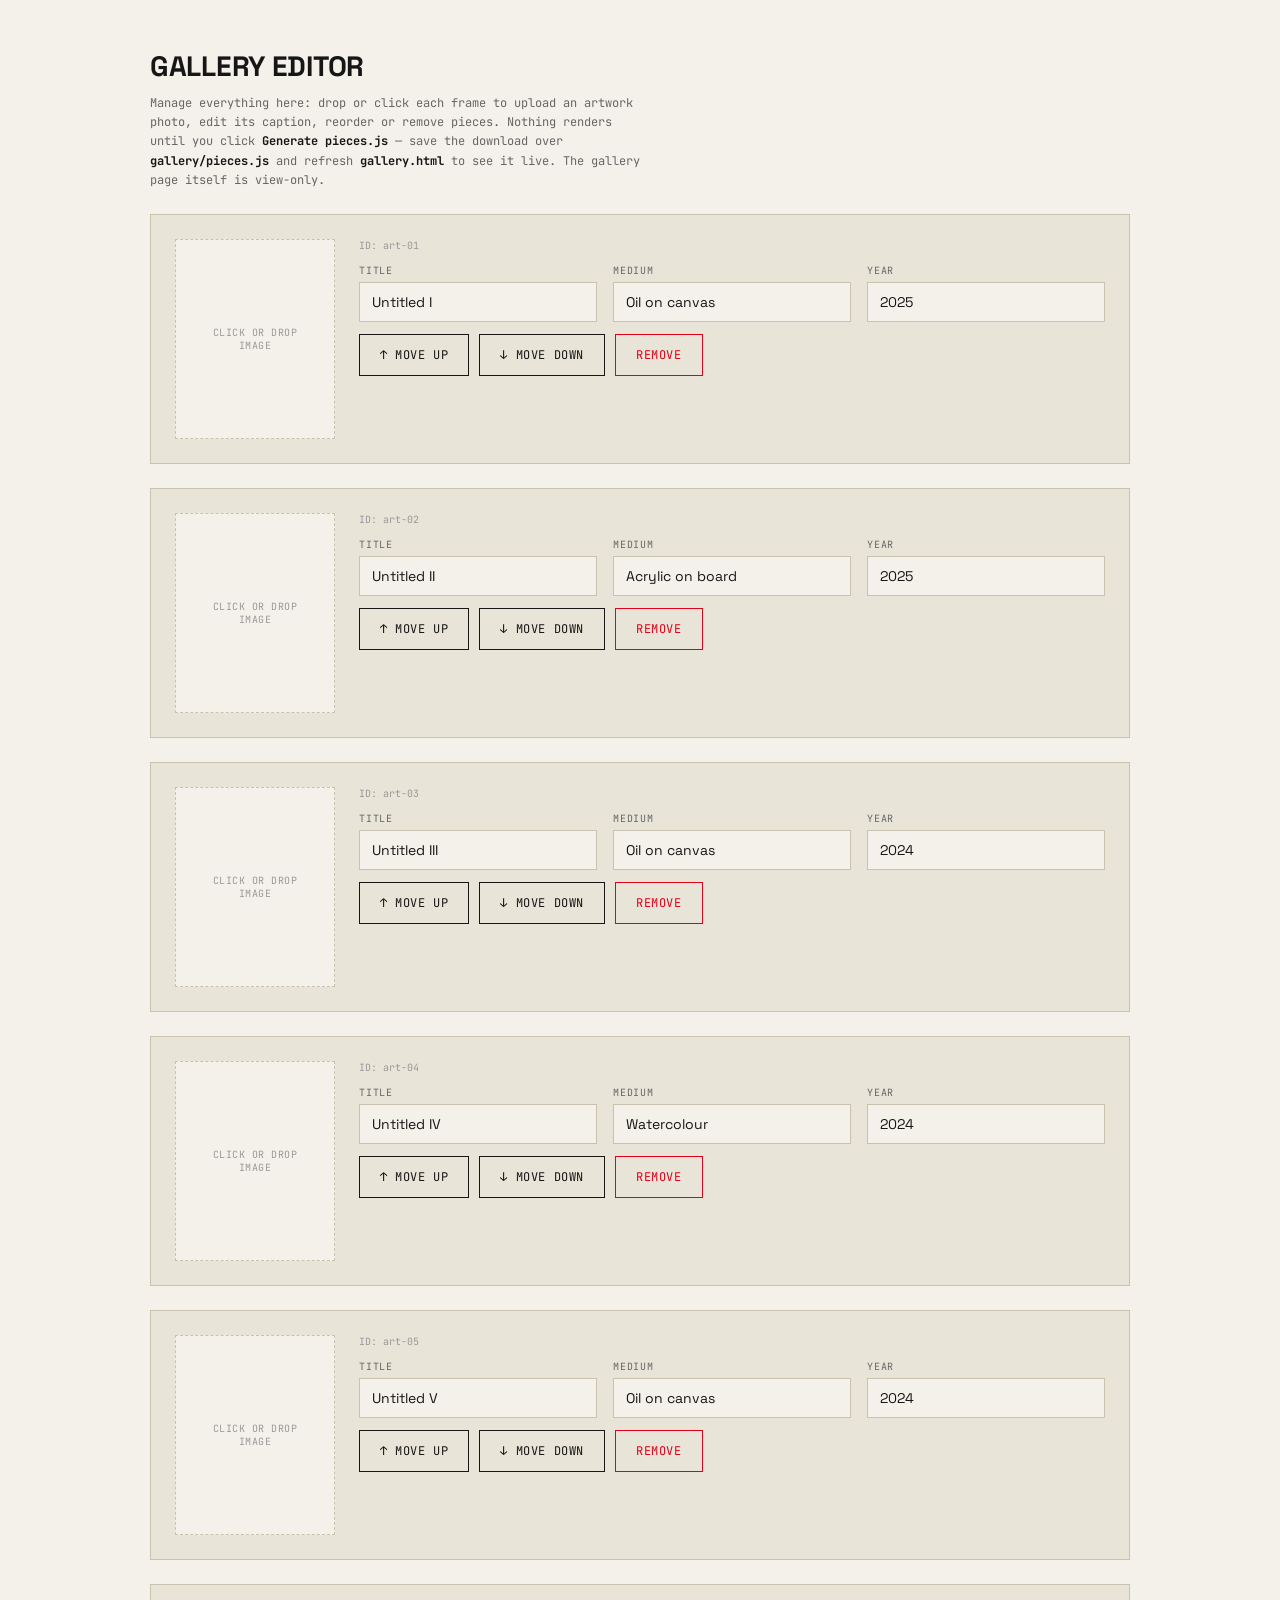
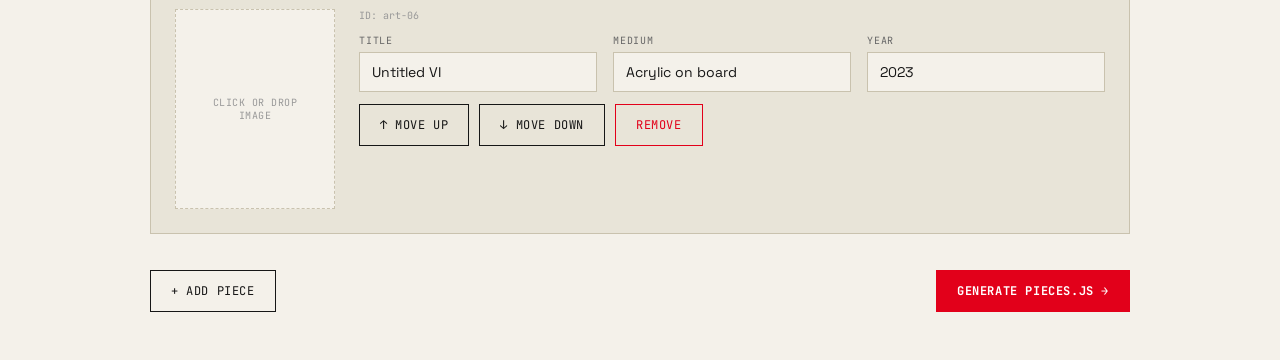
<file: gallery/editor.html>
<!DOCTYPE html>
<html lang="en">
<head>
<meta charset="UTF-8">
<meta name="viewport" content="width=device-width, initial-scale=1.0">
<title>Gallery — Editor</title>
<link href="https://fonts.googleapis.com/css2?family=JetBrains+Mono:wght@400;500;700&family=Space+Grotesk:wght@400;500;600;700&display=swap" rel="stylesheet">
<style>
*{box-sizing:border-box;margin:0;padding:0}
:root{--blue-line:#c9c2ae;--paper:#f4f1ea;--ink:#161616;--signal:#e2001a}
body{background:var(--paper);color:var(--ink);font-family:'Space Grotesk',sans-serif;padding:48px}
.wrap{max-width:980px;margin:0 auto}
h1{font-size:28px;font-weight:700;text-transform:uppercase;letter-spacing:-.01em}
.hint{font-family:'JetBrains Mono',monospace;font-size:12px;color:#666;margin-top:10px;line-height:1.6;max-width:70ch}
.hint b{color:var(--ink)}
.card{background:#e8e4d8;border:1px solid var(--blue-line);padding:24px;margin-top:24px;display:grid;grid-template-columns:160px 1fr;gap:24px}
.drop{position:relative;aspect-ratio:4/5;border:1px dashed var(--blue-line);background:var(--paper);display:flex;align-items:center;justify-content:center;text-align:center;cursor:pointer;overflow:hidden}
.drop.has-image{border-style:solid}
.drop img{width:100%;height:100%;object-fit:cover;display:block}
.drop .dt{font-family:'JetBrains Mono',monospace;font-size:10px;color:#999;letter-spacing:.05em;text-transform:uppercase;padding:10px}
.drop input{position:absolute;inset:0;opacity:0;cursor:pointer}
.fields{display:flex;flex-direction:column;gap:12px}
label{font-family:'JetBrains Mono',monospace;font-size:10px;letter-spacing:.08em;text-transform:uppercase;color:#666;display:block;margin-bottom:5px}
input[type=text]{width:100%;font-family:'Space Grotesk',sans-serif;font-size:14px;padding:10px 12px;border:1px solid var(--blue-line);background:var(--paper);color:var(--ink)}
.row3{display:grid;grid-template-columns:1fr 1fr 1fr;gap:16px}
.idrow{font-family:'JetBrains Mono',monospace;font-size:10px;color:#999}
.card-actions{display:flex;justify-content:flex-end;gap:10px;grid-column:1/-1}
button{font-family:'JetBrains Mono',monospace;font-size:12px;letter-spacing:.05em;text-transform:uppercase;padding:12px 20px;border:1px solid var(--ink);background:transparent;color:var(--ink);cursor:pointer}
button.danger{border-color:var(--signal);color:var(--signal)}
.toolbar{display:flex;justify-content:space-between;align-items:center;margin-top:36px;gap:12px;flex-wrap:wrap}
button.primary{background:var(--signal);border-color:var(--signal);color:#fff;font-weight:700}
</style>
</head>
<body>
<div class="wrap">
  <h1>Gallery editor</h1>
  <p class="hint">Manage everything here: drop or click each frame to upload an artwork photo, edit its caption, reorder or remove pieces. Nothing renders until you click <b>Generate pieces.js</b> — save the download over <b>gallery/pieces.js</b> and refresh <b>gallery.html</b> to see it live. The gallery page itself is view-only.</p>

  <div id="cards"></div>

  <div class="toolbar">
    <button id="add">+ Add piece</button>
    <button class="primary" id="generate">Generate pieces.js →</button>
  </div>
</div>

<script src="pieces.js"></script>
<script>
let pieces = (window.GALLERY_PIECES || []).map(p => ({...p}));

function nextId(){
  let n = 1;
  const ids = new Set(pieces.map(p => p.id));
  while (ids.has('art-' + String(n).padStart(2,'0'))) n++;
  return 'art-' + String(n).padStart(2,'0');
}

function render(){
  const c = document.getElementById('cards');
  c.innerHTML = '';
  pieces.forEach((p, i) => {
    const el = document.createElement('div');
    el.className = 'card';
    el.innerHTML = `
      <div class="drop ${p.image ? 'has-image' : ''}" data-i="${i}">
        ${p.image ? `<img src="${p.image}">` : `<div class="dt">Click or drop<br>image</div>`}
        <input type="file" accept="image/*" data-i="${i}">
      </div>
      <div class="fields">
        <div class="idrow">ID: ${p.id}</div>
        <div class="row3">
          <div><label>Title</label><input type="text" data-i="${i}" data-k="title" value="${(p.title||'').replace(/"/g,'&quot;')}"></div>
          <div><label>Medium</label><input type="text" data-i="${i}" data-k="medium" value="${(p.medium||'').replace(/"/g,'&quot;')}"></div>
          <div><label>Year</label><input type="text" data-i="${i}" data-k="year" value="${(p.year||'').replace(/"/g,'&quot;')}"></div>
        </div>
        <div class="card-actions" style="justify-content:flex-start;padding:0">
          <button data-i="${i}" data-act="up">↑ Move up</button>
          <button data-i="${i}" data-act="down">↓ Move down</button>
          <button class="danger" data-i="${i}" data-act="del">Remove</button>
        </div>
      </div>
    `;
    c.appendChild(el);
  });
}

function loadFile(i, file){
  if (!file || !file.type.startsWith('image/')) return;
  const reader = new FileReader();
  reader.onload = () => { pieces[i].image = reader.result; render(); };
  reader.readAsDataURL(file);
}

document.getElementById('cards').addEventListener('input', e => {
  const i = +e.target.dataset.i, k = e.target.dataset.k;
  if (k) pieces[i][k] = e.target.value;
});
document.getElementById('cards').addEventListener('change', e => {
  if (e.target.type === 'file') loadFile(+e.target.dataset.i, e.target.files[0]);
});
document.getElementById('cards').addEventListener('dragover', e => {
  if (e.target.closest('.drop')) e.preventDefault();
});
document.getElementById('cards').addEventListener('drop', e => {
  const dropEl = e.target.closest('.drop');
  if (!dropEl) return;
  e.preventDefault();
  loadFile(+dropEl.dataset.i, e.dataTransfer.files[0]);
});
document.getElementById('cards').addEventListener('click', e => {
  const act = e.target.dataset.act;
  if (!act) return;
  const i = +e.target.dataset.i;
  if (act === 'del') pieces.splice(i, 1);
  if (act === 'up' && i > 0) [pieces[i-1], pieces[i]] = [pieces[i], pieces[i-1]];
  if (act === 'down' && i < pieces.length-1) [pieces[i+1], pieces[i]] = [pieces[i], pieces[i+1]];
  render();
});
document.getElementById('add').addEventListener('click', () => {
  pieces.push({ id: nextId(), title:'Untitled', medium:'', year:'', image:'' });
  render();
});
document.getElementById('generate').addEventListener('click', () => {
  const body = pieces.map(p => `  { id: ${JSON.stringify(p.id)}, title: ${JSON.stringify(p.title)}, medium: ${JSON.stringify(p.medium)}, year: ${JSON.stringify(p.year)}, image: ${JSON.stringify(p.image || '')} }`).join(',\n');
  const out = `// Your gallery pieces — order shown is order on the page.\n// Manage everything (including images) from editor.html — this file is generated, don't hand-edit the image field.\nwindow.GALLERY_PIECES = [\n${body}\n];\n`;
  const blob = new Blob([out], {type:'text/javascript'});
  const a = document.createElement('a');
  a.href = URL.createObjectURL(blob);
  a.download = 'pieces.js';
  a.click();
});

render();
</script>
</body>
</html>
</file>
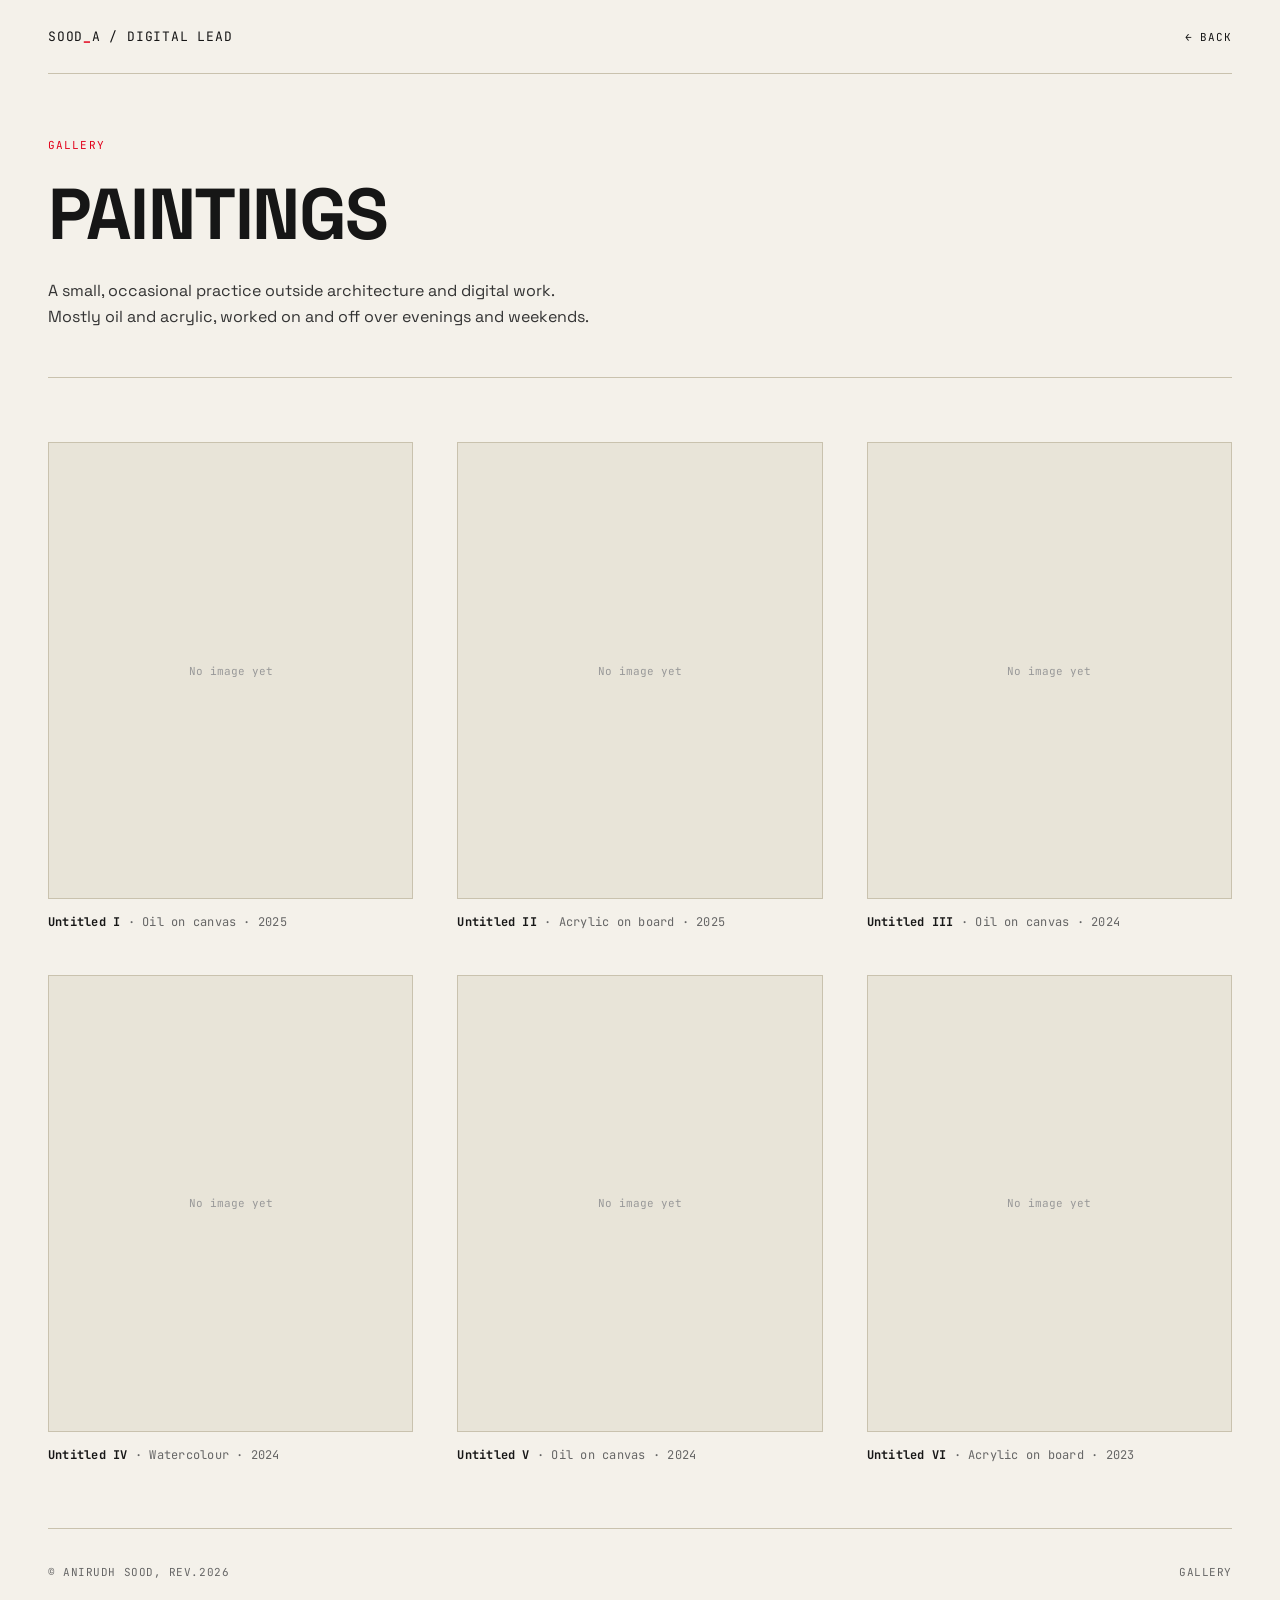
<file: gallery/gallery.html>
<!DOCTYPE html>
<html lang="en">
<head>
<meta charset="UTF-8">
<meta name="viewport" content="width=device-width, initial-scale=1.0">
<title>Anirudh Sood — Gallery</title>
<link rel="preconnect" href="https://fonts.googleapis.com">
<link rel="preconnect" href="https://fonts.gstatic.com" crossorigin>
<link href="https://fonts.googleapis.com/css2?family=JetBrains+Mono:wght@400;500;700&family=Space+Grotesk:wght@400;500;600;700&display=swap" rel="stylesheet">
<style>
*{box-sizing:border-box;margin:0;padding:0}
:root{--blue-line:#c9c2ae;--paper:#f4f1ea;--ink:#161616;--signal:#e2001a}
body{background:var(--paper);color:var(--ink);font-family:'Space Grotesk',sans-serif}
.wrap{max-width:1400px;margin:0 auto;padding:0 48px}

nav{display:flex;justify-content:space-between;align-items:center;padding:28px 0;border-bottom:1px solid var(--blue-line)}
.brand{font-family:'JetBrains Mono',monospace;font-size:13px;letter-spacing:.06em}
.brand b{color:var(--signal)}
.back{font-family:'JetBrains Mono',monospace;font-size:11px;letter-spacing:.08em;text-transform:uppercase;color:var(--ink);text-decoration:none}

header{padding:64px 0 48px;border-bottom:1px solid var(--blue-line)}
.eyebrow{font-family:'JetBrains Mono',monospace;font-size:11px;letter-spacing:.1em;text-transform:uppercase;color:var(--signal)}
h1{font-size:clamp(40px,6vw,72px);font-weight:700;letter-spacing:-.02em;text-transform:uppercase;margin-top:16px}
.sub{font-size:16px;color:#333;max-width:56ch;margin-top:18px;line-height:1.6}

.grid{display:grid;grid-template-columns:repeat(3,1fr);gap:44px;padding:64px 0}
.piece{display:flex;flex-direction:column;gap:14px}
.frame{width:100%;aspect-ratio:4/5;background:#e8e4d8;border:1px solid var(--blue-line);overflow:hidden}
.frame img{width:100%;height:100%;object-fit:cover;display:block}
.frame.empty{display:flex;align-items:center;justify-content:center;font-family:'JetBrains Mono',monospace;font-size:11px;color:#999;text-align:center;padding:20px}
.cap{font-family:'JetBrains Mono',monospace;font-size:12px;color:#666;letter-spacing:.02em;line-height:1.5}
.cap b{color:var(--ink);font-weight:700}

footer{padding:36px 0;display:flex;justify-content:space-between;font-family:'JetBrains Mono',monospace;font-size:11px;color:#666;letter-spacing:.05em;border-top:1px solid var(--blue-line)}

@media(max-width:900px){.grid{grid-template-columns:repeat(2,1fr)}}
@media(max-width:560px){.grid{grid-template-columns:1fr}}
</style>
</head>
<body>
<div class="wrap">
  <nav>
    <div class="brand">SOOD<b>_</b>A / DIGITAL LEAD</div>
    <a class="back" href="../index.html">← BACK</a>
  </nav>

  <header>
    <div class="eyebrow">Gallery</div>
    <h1>Paintings</h1>
    <p class="sub">A small, occasional practice outside architecture and digital work. Mostly oil and acrylic, worked on and off over evenings and weekends.</p>
  </header>

  <div class="grid" id="gallery-grid"></div>

  <footer><span>© ANIRUDH SOOD, REV.2026</span><span>GALLERY</span></footer>
</div>
<script src="pieces.js"></script>
<script>
(function(){
  var grid = document.getElementById('gallery-grid');
  (window.GALLERY_PIECES || []).forEach(function(p, i){
    var el = document.createElement('div');
    el.className = 'piece';
    var frame = p.image
      ? '<div class="frame"><img src="' + p.image + '" alt="' + p.title + '"></div>'
      : '<div class="frame empty">No image yet</div>';
    el.innerHTML = frame + '<div class="cap"><b>' + p.title + '</b> · ' + p.medium + ' · ' + p.year + '</div>';
    grid.appendChild(el);
  });
})();
</script>
</body>
</html>
</file>
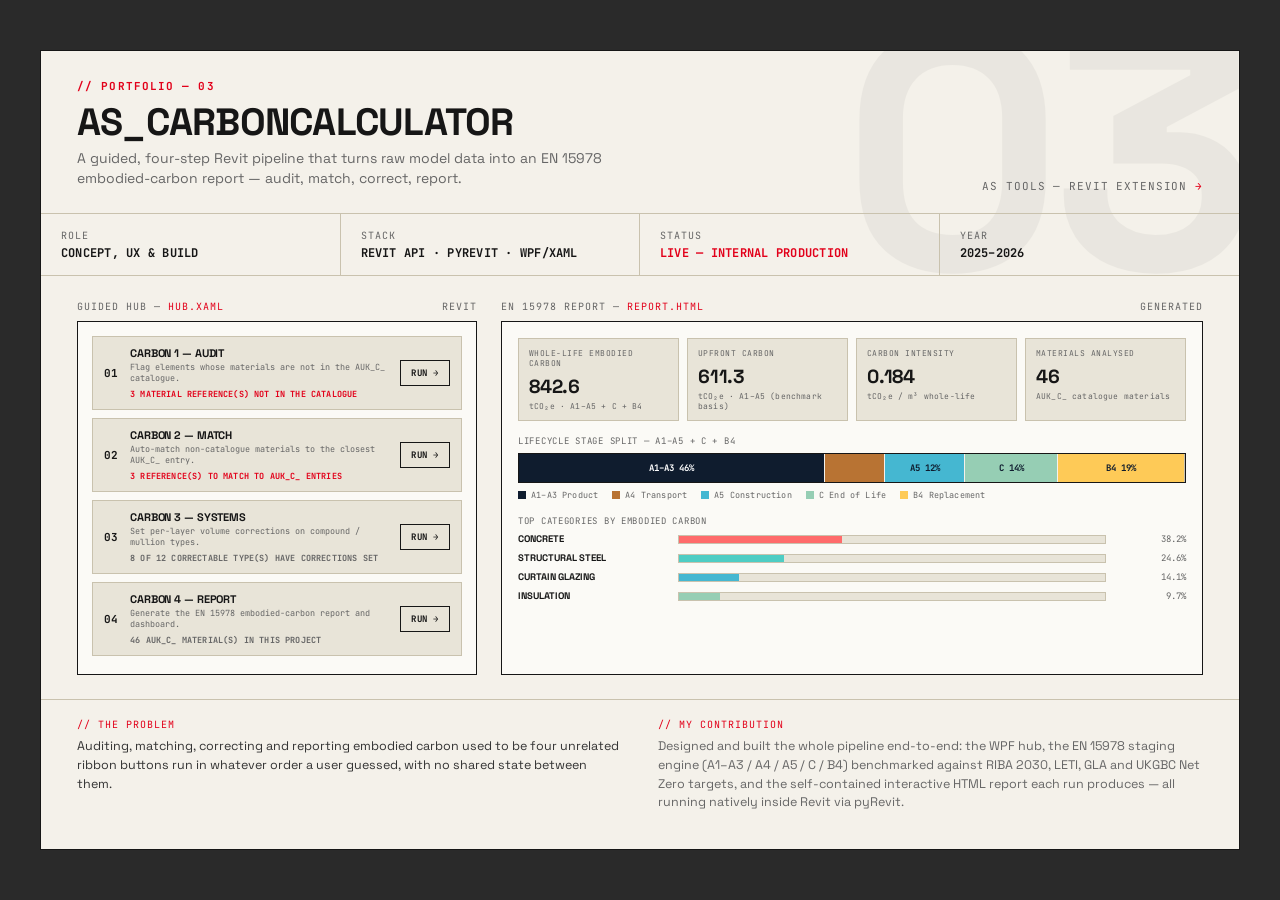
<file: portfolio-mockups/as-carboncalculator-portfolio.html>
<!DOCTYPE html>
<html lang="en">
<head>
<meta charset="UTF-8">
<title>AS_CarbonCalculator — Portfolio Card (Real App Colours)</title>
<style>
  @import url('https://fonts.googleapis.com/css2?family=Space+Grotesk:wght@400;500;700&family=JetBrains+Mono:wght@400;500;700&display=swap');

  :root{
    --paper:#f4f1ea;
    --ink:#161616;
    --signal:#e2001a;
    --muted:#666666;
    --line:#c9c2ae;
    --card:#e8e4d8;
  }

  *{ box-sizing:border-box; margin:0; padding:0; }

  html,body{
    background:#2a2a2a;
    display:flex;
    align-items:center;
    justify-content:center;
    min-height:100vh;
  }

  .stage{
    width:1200px;
    height:800px;
    background:var(--paper);
    color:var(--ink);
    font-family:'Space Grotesk', sans-serif;
    position:relative;
    overflow:hidden;
    display:flex;
    flex-direction:column;
    border:1px solid var(--ink);
  }

  .mono{ font-family:'JetBrains Mono', monospace; }

  .index-num{
    position:absolute;
    top:-70px;
    right:-10px;
    font-family:'Space Grotesk', sans-serif;
    font-weight:700;
    font-size:340px;
    line-height:1;
    color:var(--ink);
    opacity:0.045;
    letter-spacing:-0.03em;
    pointer-events:none;
    z-index:0;
  }

  .header{
    position:relative;
    z-index:1;
    display:flex;
    justify-content:space-between;
    align-items:flex-end;
    padding:28px 36px 20px;
    border-bottom:1px solid var(--line);
  }

  .header-left .eyebrow{
    font-family:'JetBrains Mono', monospace;
    font-size:11px;
    font-weight:700;
    letter-spacing:0.1em;
    text-transform:uppercase;
    color:var(--signal);
    margin-bottom:10px;
  }

  .header-left h1{
    font-size:38px;
    font-weight:700;
    text-transform:uppercase;
    letter-spacing:-0.02em;
    line-height:1;
  }

  .header-left p{
    margin-top:8px;
    max-width:560px;
    font-size:14px;
    color:var(--muted);
    line-height:1.4;
    height:44px;
    display:-webkit-box;
    -webkit-box-orient:vertical;
    -webkit-line-clamp:2;
    overflow:hidden;
  }

  .header-right{
    font-family:'JetBrains Mono', monospace;
    font-size:11px;
    letter-spacing:0.08em;
    text-transform:uppercase;
    color:var(--muted);
    text-align:right;
    white-space:nowrap;
  }

  .header-right .arrow{ color:var(--signal); }

  .spec-row{
    position:relative;
    z-index:1;
    display:grid;
    grid-template-columns:repeat(4,1fr);
    border-bottom:1px solid var(--line);
    height:62px;
  }

  .spec-cell{
    padding:10px 20px;
    border-right:1px solid var(--line);
    font-family:'JetBrains Mono', monospace;
    display:flex;
    flex-direction:column;
    justify-content:center;
    overflow:hidden;
  }
  .spec-cell:last-child{ border-right:none; }

  .spec-cell .k{
    font-size:10px;
    letter-spacing:0.1em;
    color:var(--muted);
    text-transform:uppercase;
  }
  .spec-cell .v{
    margin-top:3px;
    font-size:12px;
    font-weight:700;
    letter-spacing:0.02em;
    text-transform:uppercase;
    color:var(--ink);
    white-space:nowrap;
    overflow:hidden;
    text-overflow:ellipsis;
  }
  .spec-cell .v.status-live{ color:var(--signal); }

  .stage-body{
    position:relative;
    z-index:1;
    flex:1;
    display:flex;
    gap:24px;
    padding:24px 36px;
    min-height:0;
  }

  .screen-label{
    font-family:'JetBrains Mono', monospace;
    font-size:10px;
    letter-spacing:0.1em;
    text-transform:uppercase;
    color:var(--muted);
    margin-bottom:8px;
    display:flex;
    justify-content:space-between;
  }
  .screen-label span.tag{ color:var(--signal); }

  /* -- pane 1: guided hub -- */
  .pane-hub{
    width:400px;
    display:flex;
    flex-direction:column;
    flex-shrink:0;
    min-height:0;
  }

  .hub-frame{
    flex:1;
    border:1px solid var(--ink);
    background:#fbfaf6;
    display:flex;
    flex-direction:column;
    overflow:hidden;
    padding:14px;
    gap:8px;
  }

  .step{
    display:flex;
    align-items:center;
    gap:10px;
    background:var(--card);
    border:1px solid var(--line);
    padding:9px 11px;
  }
  .step .idx{ font-size:11px; font-weight:700; width:16px; flex-shrink:0; }
  .step .body{ flex:1; min-width:0; }
  .step .title{ font-size:11px; font-weight:700; text-transform:uppercase; letter-spacing:-0.01em; }
  .step .desc{ font-size:8.5px; color:var(--muted); margin-top:2px; line-height:1.3; font-family:'JetBrains Mono',monospace; }
  .step .status{ font-size:8.5px; font-weight:700; margin-top:4px; text-transform:uppercase; letter-spacing:0.02em; font-family:'JetBrains Mono',monospace; }
  .step .status.ok{ color:var(--muted); }
  .step .status.attn{ color:var(--signal); }
  .step .run{ flex-shrink:0; font-size:9px; font-weight:700; letter-spacing:0.06em; text-transform:uppercase; border:1px solid var(--ink); padding:6px 10px; white-space:nowrap; font-family:'JetBrains Mono',monospace; }

  .chain-note{ margin-top:10px; font-size:9px; color:var(--muted); letter-spacing:0.02em; font-family:'JetBrains Mono',monospace; }

  /* -- pane 2: EN15978 report -- */
  .pane-report{
    flex:1;
    display:flex;
    flex-direction:column;
    min-width:0;
    min-height:0;
  }

  .report-frame{
    flex:1;
    border:1px solid var(--ink);
    background:#fbfaf6;
    display:flex;
    flex-direction:column;
    overflow:hidden;
    padding:16px;
  }

  .kpi-row{ display:grid; grid-template-columns:repeat(4,1fr); gap:8px; margin-bottom:14px; }
  .kpi{ border:1px solid var(--line); background:var(--card); padding:9px 10px; }
  .kpi .k{ font-size:8px; letter-spacing:0.06em; text-transform:uppercase; color:var(--muted); margin-bottom:6px; line-height:1.25; font-family:'JetBrains Mono',monospace; }
  .kpi .v{ font-size:19px; font-weight:700; letter-spacing:-0.01em; }
  .kpi .u{ font-size:8px; color:var(--muted); margin-top:2px; letter-spacing:0.02em; font-family:'JetBrains Mono',monospace; }

  .sub-label{ font-size:9px; letter-spacing:0.08em; text-transform:uppercase; color:var(--muted); margin-bottom:6px; font-family:'JetBrains Mono',monospace; }

  .lifecycle{ display:flex; height:30px; border:1px solid var(--ink); margin-bottom:6px; }
  .lifecycle .seg{ display:flex; align-items:center; justify-content:center; font-family:'JetBrains Mono',monospace; font-size:9px; font-weight:700; border-right:1px solid var(--paper); overflow:hidden; white-space:nowrap; }
  .lifecycle .seg:last-child{ border-right:none; }
  .lc-a1{ background:#0F1C2E; color:#fff; }
  .lc-a4{ background:#B87333; color:#fff; }
  .lc-a5{ background:#45B7D1; color:#0F1C2E; }
  .lc-c{ background:#96CEB4; color:#0F1C2E; }
  .lc-b4{ background:#FECA57; color:#0F1C2E; border-right:1px solid var(--line) !important; }

  .legend{ display:flex; gap:14px; flex-wrap:wrap; margin-bottom:14px; }
  .legend .item{ display:flex; align-items:center; gap:5px; font-size:8.5px; color:var(--muted); letter-spacing:0.02em; font-family:'JetBrains Mono',monospace; }
  .legend .sw{ width:8px; height:8px; display:inline-block; }

  .cat-list{ display:flex; flex-direction:column; gap:7px; }
  .cat-row{ display:flex; align-items:center; gap:10px; }
  .cat-row .name{ font-size:9.5px; font-weight:700; text-transform:uppercase; width:150px; flex-shrink:0; }
  .cat-row .bar-track{ flex:1; height:9px; background:var(--card); border:1px solid var(--line); position:relative; }
  .cat-row .bar-fill{ height:100%; }
  .cat-row .pct{ font-size:9px; width:70px; text-align:right; color:var(--muted); flex-shrink:0; font-family:'JetBrains Mono',monospace; }

  .caption-block{
    position:relative;
    z-index:1;
    border-top:1px solid var(--line);
    padding:18px 36px 24px;
    display:flex;
    gap:36px;
  }

  .caption-block .col{ flex:1; }

  .caption-block .col-label{
    font-family:'JetBrains Mono', monospace;
    font-size:10px;
    letter-spacing:0.1em;
    text-transform:uppercase;
    color:var(--signal);
    margin-bottom:6px;
  }

  .caption-block{ height:150px; }

  .caption-block p{
    font-size:12.5px;
    line-height:1.5;
    color:#333;
    display:-webkit-box;
    -webkit-box-orient:vertical;
    -webkit-line-clamp:4;
    overflow:hidden;
  }

  .caption-block .col:last-child p{ color:var(--muted); }
</style>
</head>
<body>

<div class="stage">
  <div class="index-num">03</div>

  <div class="header">
    <div class="header-left">
      <div class="eyebrow">// PORTFOLIO — 03</div>
      <h1>AS_CarbonCalculator</h1>
      <p>A guided, four-step Revit pipeline that turns raw model data into an EN 15978 embodied-carbon report — audit, match, correct, report.</p>
    </div>
    <div class="header-right mono">
      AS Tools — Revit Extension <span class="arrow">→</span>
    </div>
  </div>

  <div class="spec-row">
    <div class="spec-cell">
      <div class="k">Role</div>
      <div class="v">Concept, UX &amp; Build</div>
    </div>
    <div class="spec-cell">
      <div class="k">Stack</div>
      <div class="v">Revit API · pyRevit · WPF/XAML</div>
    </div>
    <div class="spec-cell">
      <div class="k">Status</div>
      <div class="v status-live">Live — Internal Production</div>
    </div>
    <div class="spec-cell">
      <div class="k">Year</div>
      <div class="v">2025–2026</div>
    </div>
  </div>

  <div class="stage-body">

    <div class="pane-hub">
      <div class="screen-label">
        <span>Guided Hub — <span class="tag">hub.xaml</span></span>
        <span>Revit</span>
      </div>
      <div class="hub-frame">
        <div class="step">
          <div class="idx mono">01</div>
          <div class="body">
            <div class="title">Carbon 1 — Audit</div>
            <div class="desc">Flag elements whose materials are not in the AUK_C_ catalogue.</div>
            <div class="status attn">3 material reference(s) not in the catalogue</div>
          </div>
          <div class="run">Run →</div>
        </div>
        <div class="step">
          <div class="idx mono">02</div>
          <div class="body">
            <div class="title">Carbon 2 — Match</div>
            <div class="desc">Auto-match non-catalogue materials to the closest AUK_C_ entry.</div>
            <div class="status attn">3 reference(s) to match to AUK_C_ entries</div>
          </div>
          <div class="run">Run →</div>
        </div>
        <div class="step">
          <div class="idx mono">03</div>
          <div class="body">
            <div class="title">Carbon 3 — Systems</div>
            <div class="desc">Set per-layer volume corrections on compound / mullion types.</div>
            <div class="status ok">8 of 12 correctable type(s) have corrections set</div>
          </div>
          <div class="run">Run →</div>
        </div>
        <div class="step">
          <div class="idx mono">04</div>
          <div class="body">
            <div class="title">Carbon 4 — Report</div>
            <div class="desc">Generate the EN 15978 embodied-carbon report and dashboard.</div>
            <div class="status ok">46 AUK_C_ material(s) in this project</div>
          </div>
          <div class="run">Run →</div>
        </div>
        <div class="chain-note">Status reflects the current model. Steps also chain automatically after each run.</div>
      </div>
    </div>

    <div class="pane-report">
      <div class="screen-label">
        <span>EN 15978 Report — <span class="tag">report.html</span></span>
        <span>Generated</span>
      </div>
      <div class="report-frame">
        <div class="kpi-row">
          <div class="kpi">
            <div class="k">Whole-life Embodied Carbon</div>
            <div class="v">842.6</div>
            <div class="u">tCO₂e · A1–A5 + C + B4</div>
          </div>
          <div class="kpi">
            <div class="k">Upfront Carbon</div>
            <div class="v">611.3</div>
            <div class="u">tCO₂e · A1–A5 (benchmark basis)</div>
          </div>
          <div class="kpi">
            <div class="k">Carbon Intensity</div>
            <div class="v">0.184</div>
            <div class="u">tCO₂e / m³ whole-life</div>
          </div>
          <div class="kpi">
            <div class="k">Materials Analysed</div>
            <div class="v">46</div>
            <div class="u">AUK_C_ catalogue materials</div>
          </div>
        </div>

        <div class="sub-label">Lifecycle Stage Split — A1–A5 + C + B4</div>
        <div class="lifecycle">
          <div class="seg lc-a1" style="width:46%">A1–A3 46%</div>
          <div class="seg lc-a4" style="width:9%"></div>
          <div class="seg lc-a5" style="width:12%">A5 12%</div>
          <div class="seg lc-c" style="width:14%">C 14%</div>
          <div class="seg lc-b4" style="width:19%">B4 19%</div>
        </div>
        <div class="legend">
          <div class="item"><span class="sw" style="background:#0F1C2E"></span>A1–A3 Product</div>
          <div class="item"><span class="sw" style="background:#B87333"></span>A4 Transport</div>
          <div class="item"><span class="sw" style="background:#45B7D1"></span>A5 Construction</div>
          <div class="item"><span class="sw" style="background:#96CEB4"></span>C End of Life</div>
          <div class="item"><span class="sw" style="background:#FECA57"></span>B4 Replacement</div>
        </div>

        <div class="sub-label">Top Categories by Embodied Carbon</div>
        <div class="cat-list">
          <div class="cat-row">
            <div class="name">Concrete</div>
            <div class="bar-track"><div class="bar-fill" style="width:38.2%;background:#FF6B6B"></div></div>
            <div class="pct">38.2%</div>
          </div>
          <div class="cat-row">
            <div class="name">Structural Steel</div>
            <div class="bar-track"><div class="bar-fill" style="width:24.6%;background:#4ECDC4"></div></div>
            <div class="pct">24.6%</div>
          </div>
          <div class="cat-row">
            <div class="name">Curtain Glazing</div>
            <div class="bar-track"><div class="bar-fill" style="width:14.1%;background:#45B7D1"></div></div>
            <div class="pct">14.1%</div>
          </div>
          <div class="cat-row">
            <div class="name">Insulation</div>
            <div class="bar-track"><div class="bar-fill" style="width:9.7%;background:#96CEB4"></div></div>
            <div class="pct">9.7%</div>
          </div>
        </div>
      </div>
    </div>

  </div>

  <div class="caption-block">
    <div class="col">
      <div class="col-label">// The Problem</div>
      <p>Auditing, matching, correcting and reporting embodied carbon used to be four unrelated ribbon buttons run in whatever order a user guessed, with no shared state between them.</p>
    </div>
    <div class="col">
      <div class="col-label">// My Contribution</div>
      <p>Designed and built the whole pipeline end-to-end: the WPF hub, the EN 15978 staging engine (A1–A3 / A4 / A5 / C / B4) benchmarked against RIBA 2030, LETI, GLA and UKGBC Net Zero targets, and the self-contained interactive HTML report each run produces — all running natively inside Revit via pyRevit.</p>
    </div>
  </div>
</div>

</body>
</html>
</file>
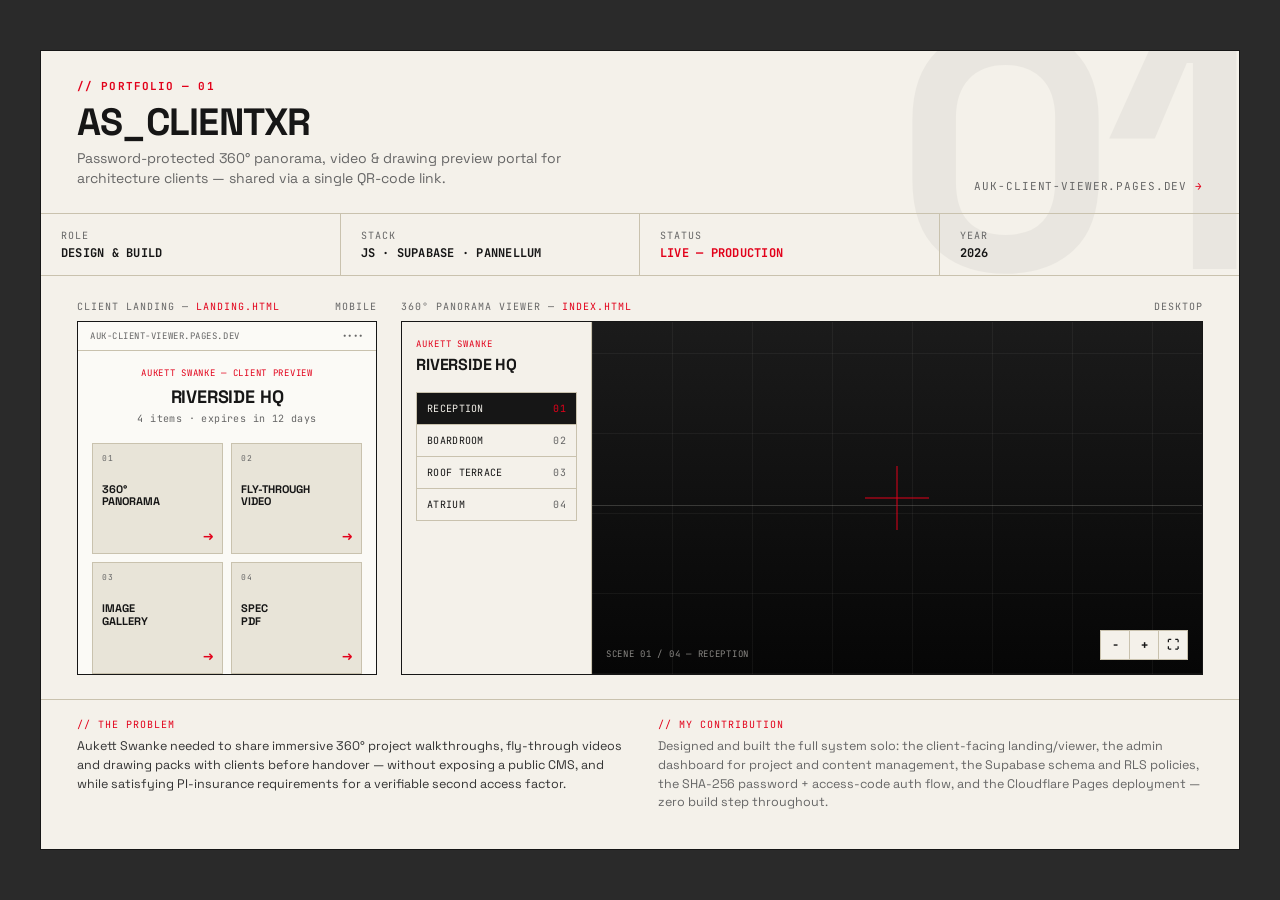
<file: portfolio-mockups/as-clientxr-portfolio.html>
<!DOCTYPE html>
<html lang="en">
<head>
<meta charset="UTF-8">
<title>AS_ClientXR — Portfolio Card</title>
<style>
  @import url('https://fonts.googleapis.com/css2?family=Space+Grotesk:wght@400;500;700&family=JetBrains+Mono:wght@400;500;700&display=swap');

  :root{
    --paper:#f4f1ea;
    --ink:#161616;
    --signal:#e2001a;
    --muted:#666666;
    --line:#c9c2ae;
    --card:#e8e4d8;
  }

  *{ box-sizing:border-box; margin:0; padding:0; }

  html,body{
    background:#2a2a2a;
    display:flex;
    align-items:center;
    justify-content:center;
    min-height:100vh;
  }

  .stage{
    width:1200px;
    height:800px;
    background:var(--paper);
    color:var(--ink);
    font-family:'Space Grotesk', sans-serif;
    position:relative;
    overflow:hidden;
    display:flex;
    flex-direction:column;
    border:1px solid var(--ink);
  }

  .mono{ font-family:'JetBrains Mono', monospace; }

  /* ── giant faint index numeral ── */
  .index-num{
    position:absolute;
    top:-70px;
    right:-10px;
    font-family:'Space Grotesk', sans-serif;
    font-weight:700;
    font-size:340px;
    line-height:1;
    color:var(--ink);
    opacity:0.045;
    letter-spacing:-0.03em;
    pointer-events:none;
    z-index:0;
  }

  /* ── header strip ── */
  .header{
    position:relative;
    z-index:1;
    display:flex;
    justify-content:space-between;
    align-items:flex-end;
    padding:28px 36px 20px;
    border-bottom:1px solid var(--line);
  }

  .header-left .eyebrow{
    font-family:'JetBrains Mono', monospace;
    font-size:11px;
    font-weight:700;
    letter-spacing:0.1em;
    text-transform:uppercase;
    color:var(--signal);
    margin-bottom:10px;
  }

  .header-left h1{
    font-size:38px;
    font-weight:700;
    text-transform:uppercase;
    letter-spacing:-0.02em;
    line-height:1;
  }

  .header-left p{
    margin-top:8px;
    max-width:560px;
    font-size:14px;
    color:var(--muted);
    line-height:1.4;
    height:44px;
    display:-webkit-box;
    -webkit-box-orient:vertical;
    -webkit-line-clamp:2;
    overflow:hidden;
  }

  .header-right{
    font-family:'JetBrains Mono', monospace;
    font-size:11px;
    letter-spacing:0.08em;
    text-transform:uppercase;
    color:var(--muted);
    text-align:right;
    white-space:nowrap;
  }

  .header-right .arrow{ color:var(--signal); }

  /* ── spec row ── */
  .spec-row{
    position:relative;
    z-index:1;
    display:grid;
    grid-template-columns:repeat(4,1fr);
    border-bottom:1px solid var(--line);
    height:62px;
  }

  .spec-cell{
    padding:10px 20px;
    border-right:1px solid var(--line);
    font-family:'JetBrains Mono', monospace;
    display:flex;
    flex-direction:column;
    justify-content:center;
    overflow:hidden;
  }
  .spec-cell:last-child{ border-right:none; }

  .spec-cell .k{
    font-size:10px;
    letter-spacing:0.1em;
    color:var(--muted);
    text-transform:uppercase;
  }
  .spec-cell .v{
    margin-top:3px;
    font-size:12px;
    font-weight:700;
    letter-spacing:0.02em;
    text-transform:uppercase;
    color:var(--ink);
    white-space:nowrap;
    overflow:hidden;
    text-overflow:ellipsis;
  }
  .spec-cell .v.status-live{ color:var(--signal); }

  /* ── main mockup area ── */
  .stage-body{
    position:relative;
    z-index:1;
    flex:1;
    display:flex;
    gap:24px;
    padding:24px 36px;
    min-height:0;
  }

  .screen-label{
    font-family:'JetBrains Mono', monospace;
    font-size:10px;
    letter-spacing:0.1em;
    text-transform:uppercase;
    color:var(--muted);
    margin-bottom:8px;
    display:flex;
    justify-content:space-between;
  }
  .screen-label span.tag{ color:var(--signal); }

  /* -- pane 1: mobile client landing -- */
  .pane-mobile{
    width:300px;
    display:flex;
    flex-direction:column;
    flex-shrink:0;
  }

  .phone-frame{
    flex:1;
    border:1px solid var(--ink);
    background:#fbfaf6;
    display:flex;
    flex-direction:column;
    overflow:hidden;
    position:relative;
  }

  .phone-topbar{
    font-family:'JetBrains Mono', monospace;
    font-size:9px;
    letter-spacing:0.06em;
    color:var(--muted);
    padding:8px 12px;
    border-bottom:1px solid var(--line);
    display:flex;
    justify-content:space-between;
    text-transform:uppercase;
  }

  .phone-content{
    flex:1;
    padding:16px 14px;
    display:flex;
    flex-direction:column;
    overflow:hidden;
  }

  .phone-eyebrow{
    font-family:'JetBrains Mono', monospace;
    font-size:9px;
    letter-spacing:0.08em;
    text-transform:uppercase;
    color:var(--signal);
    text-align:center;
  }

  .phone-project{
    text-align:center;
    font-size:18px;
    font-weight:700;
    text-transform:uppercase;
    letter-spacing:-0.01em;
    margin-top:6px;
  }

  .phone-sub{
    text-align:center;
    font-size:10px;
    color:var(--muted);
    margin-top:4px;
    font-family:'JetBrains Mono', monospace;
    letter-spacing:0.04em;
  }

  .tile-grid{
    margin-top:18px;
    display:grid;
    grid-template-columns:1fr 1fr;
    gap:8px;
  }

  .tile{
    border:1px solid var(--line);
    background:var(--card);
    aspect-ratio:1/0.85;
    padding:9px;
    display:flex;
    flex-direction:column;
    justify-content:space-between;
  }

  .tile .tile-tag{
    font-family:'JetBrains Mono', monospace;
    font-size:8px;
    letter-spacing:0.08em;
    text-transform:uppercase;
    color:var(--muted);
  }

  .tile .tile-label{
    font-size:11px;
    font-weight:700;
    text-transform:uppercase;
    line-height:1.15;
  }

  .tile .tile-arrow{
    align-self:flex-end;
    color:var(--signal);
    font-size:13px;
    font-weight:700;
  }

  .tile.wide{ grid-column:1/-1; aspect-ratio:auto; height:44px; flex-direction:row; align-items:center; justify-content:space-between; }
  .tile.wide .tile-label{ font-size:11px; }

  .phone-footer{
    margin-top:auto;
    padding-top:14px;
    border-top:1px solid var(--line);
    display:flex;
    justify-content:space-between;
    align-items:center;
  }
  .phone-footer .mono{
    font-size:8px;
    letter-spacing:0.06em;
    text-transform:uppercase;
    color:var(--muted);
  }

  /* -- pane 2: 360 viewer -- */
  .pane-viewer{
    flex:1;
    display:flex;
    flex-direction:column;
    min-width:0;
  }

  .viewer-frame{
    flex:1;
    border:1px solid var(--ink);
    background:#0e0e0e;
    display:flex;
    overflow:hidden;
    position:relative;
  }

  .viewer-sidepanel{
    width:190px;
    flex-shrink:0;
    background:var(--paper);
    border-right:1px solid var(--line);
    display:flex;
    flex-direction:column;
    padding:16px 14px;
  }

  .viewer-sidepanel .brand{
    font-family:'JetBrains Mono', monospace;
    font-size:9px;
    letter-spacing:0.1em;
    text-transform:uppercase;
    color:var(--signal);
  }

  .viewer-sidepanel .proj-name{
    font-size:16px;
    font-weight:700;
    text-transform:uppercase;
    letter-spacing:-0.01em;
    margin-top:6px;
    line-height:1.15;
  }

  .scene-list{
    margin-top:18px;
    display:flex;
    flex-direction:column;
    gap:1px;
    background:var(--line);
    border:1px solid var(--line);
  }

  .scene-item{
    background:var(--paper);
    padding:9px 10px;
    display:flex;
    justify-content:space-between;
    align-items:center;
    font-family:'JetBrains Mono', monospace;
    font-size:10px;
    letter-spacing:0.03em;
    text-transform:uppercase;
  }

  .scene-item.active{ background:var(--ink); color:var(--paper); }
  .scene-item .idx{ color:var(--muted); }
  .scene-item.active .idx{ color:var(--signal); }

  .viewer-main{
    flex:1;
    position:relative;
    display:flex;
    align-items:center;
    justify-content:center;
    overflow:hidden;
  }

  .pano-abstract{
    position:absolute;
    inset:0;
    background:
      repeating-linear-gradient(90deg, rgba(244,241,234,0.05) 0 1px, transparent 1px 80px),
      repeating-linear-gradient(0deg, rgba(244,241,234,0.05) 0 1px, transparent 1px 80px),
      linear-gradient(180deg,#1b1b1b 0%, #0e0e0e 60%, #060606 100%);
  }

  .pano-horizon{
    position:absolute;
    left:0; right:0; top:52%;
    height:1px;
    background:rgba(244,241,234,0.18);
  }

  .pano-crosshair{
    position:relative;
    width:64px; height:64px;
    z-index:1;
  }
  .pano-crosshair::before, .pano-crosshair::after{
    content:'';
    position:absolute;
    background:var(--signal);
  }
  .pano-crosshair::before{ left:50%; top:0; bottom:0; width:1px; transform:translateX(-50%); }
  .pano-crosshair::after{ top:50%; left:0; right:0; height:1px; transform:translateY(-50%); }

  .viewer-toolbar{
    position:absolute;
    bottom:14px; right:14px;
    display:flex;
    gap:1px;
    background:var(--line);
    border:1px solid var(--line);
    z-index:2;
  }
  .viewer-toolbar .btn{
    background:var(--paper);
    width:28px; height:28px;
    display:flex; align-items:center; justify-content:center;
    font-family:'JetBrains Mono', monospace;
    font-size:12px;
    font-weight:700;
    color:var(--ink);
  }

  .viewer-caption{
    position:absolute;
    bottom:14px; left:14px;
    font-family:'JetBrains Mono', monospace;
    font-size:9px;
    letter-spacing:0.08em;
    text-transform:uppercase;
    color:rgba(244,241,234,0.55);
    z-index:2;
  }

  /* ── caption block ── */
  .caption-block{
    position:relative;
    z-index:1;
    border-top:1px solid var(--line);
    padding:18px 36px 24px;
    display:flex;
    gap:36px;
  }

  .caption-block .col{ flex:1; }

  .caption-block .col-label{
    font-family:'JetBrains Mono', monospace;
    font-size:10px;
    letter-spacing:0.1em;
    text-transform:uppercase;
    color:var(--signal);
    margin-bottom:6px;
  }

  .caption-block{ height:150px; }

  .caption-block p{
    font-size:12.5px;
    line-height:1.5;
    color:#333;
    display:-webkit-box;
    -webkit-box-orient:vertical;
    -webkit-line-clamp:4;
    overflow:hidden;
  }

  .caption-block .col:last-child p{ color:var(--muted); }
</style>
</head>
<body>

<div class="stage">
  <div class="index-num">01</div>

  <div class="header">
    <div class="header-left">
      <div class="eyebrow">// PORTFOLIO — 01</div>
      <h1>AS_ClientXR</h1>
      <p>Password-protected 360° panorama, video &amp; drawing preview portal for architecture clients — shared via a single QR-code link.</p>
    </div>
    <div class="header-right mono">
      auk-client-viewer.pages.dev <span class="arrow">→</span>
    </div>
  </div>

  <div class="spec-row">
    <div class="spec-cell">
      <div class="k">Role</div>
      <div class="v">Design &amp; Build</div>
    </div>
    <div class="spec-cell">
      <div class="k">Stack</div>
      <div class="v">JS · Supabase · Pannellum</div>
    </div>
    <div class="spec-cell">
      <div class="k">Status</div>
      <div class="v status-live">Live — Production</div>
    </div>
    <div class="spec-cell">
      <div class="k">Year</div>
      <div class="v">2026</div>
    </div>
  </div>

  <div class="stage-body">

    <div class="pane-mobile">
      <div class="screen-label">
        <span>Client Landing — <span class="tag">landing.html</span></span>
        <span>Mobile</span>
      </div>
      <div class="phone-frame">
        <div class="phone-topbar">
          <span>auk-client-viewer.pages.dev</span>
          <span>••••</span>
        </div>
        <div class="phone-content">
          <div class="phone-eyebrow">Aukett Swanke — Client Preview</div>
          <div class="phone-project">Riverside HQ</div>
          <div class="phone-sub">4 items · expires in 12 days</div>

          <div class="tile-grid">
            <div class="tile">
              <div class="tile-tag">01</div>
              <div class="tile-label">360°<br>Panorama</div>
              <div class="tile-arrow">→</div>
            </div>
            <div class="tile">
              <div class="tile-tag">02</div>
              <div class="tile-label">Fly-through<br>Video</div>
              <div class="tile-arrow">→</div>
            </div>
            <div class="tile">
              <div class="tile-tag">03</div>
              <div class="tile-label">Image<br>Gallery</div>
              <div class="tile-arrow">→</div>
            </div>
            <div class="tile">
              <div class="tile-tag">04</div>
              <div class="tile-label">Spec<br>PDF</div>
              <div class="tile-arrow">→</div>
            </div>
          </div>
          <div class="tile wide" style="margin-top:8px;">
            <div class="tile-label">Walkthrough — Scroll Narrative</div>
            <div class="tile-arrow">→</div>
          </div>

          <div class="phone-footer">
            <span class="mono">Aukett Swanke</span>
            <span class="mono">Client Co.</span>
          </div>
        </div>
      </div>
    </div>

    <div class="pane-viewer">
      <div class="screen-label">
        <span>360° Panorama Viewer — <span class="tag">index.html</span></span>
        <span>Desktop</span>
      </div>
      <div class="viewer-frame">
        <div class="viewer-sidepanel">
          <div class="brand">Aukett Swanke</div>
          <div class="proj-name">Riverside HQ</div>

          <div class="scene-list">
            <div class="scene-item active"><span>Reception</span><span class="idx">01</span></div>
            <div class="scene-item"><span>Boardroom</span><span class="idx">02</span></div>
            <div class="scene-item"><span>Roof Terrace</span><span class="idx">03</span></div>
            <div class="scene-item"><span>Atrium</span><span class="idx">04</span></div>
          </div>
        </div>

        <div class="viewer-main">
          <div class="pano-abstract"></div>
          <div class="pano-horizon"></div>
          <div class="pano-crosshair"></div>
          <div class="viewer-caption">Scene 01 / 04 — Reception</div>
          <div class="viewer-toolbar">
            <div class="btn">−</div>
            <div class="btn">+</div>
            <div class="btn">⛶</div>
          </div>
        </div>
      </div>
    </div>

  </div>

  <div class="caption-block">
    <div class="col">
      <div class="col-label">// The Problem</div>
      <p>Aukett Swanke needed to share immersive 360° project walkthroughs, fly-through videos and drawing packs with clients before handover — without exposing a public CMS, and while satisfying PI-insurance requirements for a verifiable second access factor.</p>
    </div>
    <div class="col">
      <div class="col-label">// My Contribution</div>
      <p>Designed and built the full system solo: the client-facing landing/viewer, the admin dashboard for project and content management, the Supabase schema and RLS policies, the SHA-256 password + access-code auth flow, and the Cloudflare Pages deployment — zero build step throughout.</p>
    </div>
  </div>
</div>

</body>
</html>
</file>
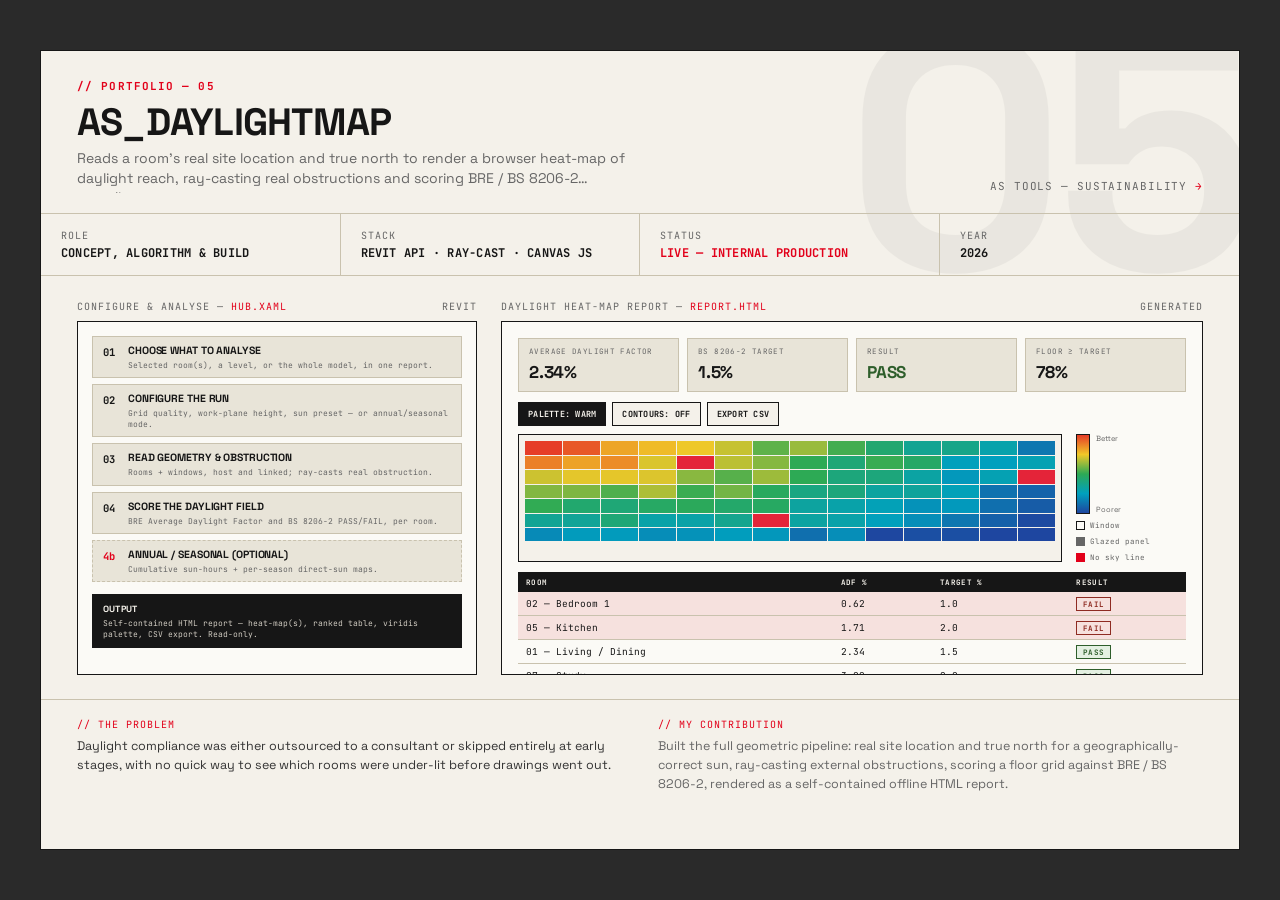
<file: portfolio-mockups/as-daylightmap-portfolio.html>
<!DOCTYPE html>
<html lang="en">
<head>
<meta charset="UTF-8">
<title>AS_DaylightMap — Portfolio Card (Real App Colours)</title>
<style>
  @import url('https://fonts.googleapis.com/css2?family=Space+Grotesk:wght@400;500;700&family=JetBrains+Mono:wght@400;500;700&display=swap');

  :root{
    --paper:#f4f1ea;
    --ink:#161616;
    --signal:#e2001a;
    --muted:#666666;
    --line:#c9c2ae;
    --card:#e8e4d8;
  }

  *{ box-sizing:border-box; margin:0; padding:0; }

  html,body{
    background:#2a2a2a;
    display:flex;
    align-items:center;
    justify-content:center;
    min-height:100vh;
  }

  .stage{
    width:1200px;
    height:800px;
    background:var(--paper);
    color:var(--ink);
    font-family:'Space Grotesk', sans-serif;
    position:relative;
    overflow:hidden;
    display:flex;
    flex-direction:column;
    border:1px solid var(--ink);
  }

  .mono{ font-family:'JetBrains Mono', monospace; }

  .index-num{
    position:absolute;
    top:-70px;
    right:-10px;
    font-family:'Space Grotesk', sans-serif;
    font-weight:700;
    font-size:340px;
    line-height:1;
    color:var(--ink);
    opacity:0.045;
    letter-spacing:-0.03em;
    pointer-events:none;
    z-index:0;
  }

  .header{
    position:relative;
    z-index:1;
    display:flex;
    justify-content:space-between;
    align-items:flex-end;
    padding:28px 36px 20px;
    border-bottom:1px solid var(--line);
  }

  .header-left .eyebrow{
    font-family:'JetBrains Mono', monospace;
    font-size:11px;
    font-weight:700;
    letter-spacing:0.1em;
    text-transform:uppercase;
    color:var(--signal);
    margin-bottom:10px;
  }

  .header-left h1{
    font-size:38px;
    font-weight:700;
    text-transform:uppercase;
    letter-spacing:-0.02em;
    line-height:1;
  }

  .header-left p{
    margin-top:8px;
    max-width:560px;
    font-size:14px;
    color:var(--muted);
    line-height:1.4;
    height:44px;
    display:-webkit-box;
    -webkit-box-orient:vertical;
    -webkit-line-clamp:2;
    overflow:hidden;
  }

  .header-right{
    font-family:'JetBrains Mono', monospace;
    font-size:11px;
    letter-spacing:0.08em;
    text-transform:uppercase;
    color:var(--muted);
    text-align:right;
    white-space:nowrap;
  }

  .header-right .arrow{ color:var(--signal); }

  .spec-row{
    position:relative;
    z-index:1;
    display:grid;
    grid-template-columns:repeat(4,1fr);
    border-bottom:1px solid var(--line);
    height:62px;
  }

  .spec-cell{
    padding:10px 20px;
    border-right:1px solid var(--line);
    font-family:'JetBrains Mono', monospace;
    display:flex;
    flex-direction:column;
    justify-content:center;
    overflow:hidden;
  }
  .spec-cell:last-child{ border-right:none; }

  .spec-cell .k{
    font-size:10px;
    letter-spacing:0.1em;
    color:var(--muted);
    text-transform:uppercase;
  }
  .spec-cell .v{
    margin-top:3px;
    font-size:12px;
    font-weight:700;
    letter-spacing:0.02em;
    text-transform:uppercase;
    color:var(--ink);
    white-space:nowrap;
    overflow:hidden;
    text-overflow:ellipsis;
  }
  .spec-cell .v.status-live{ color:var(--signal); }

  .stage-body{
    position:relative;
    z-index:1;
    flex:1;
    display:flex;
    gap:24px;
    padding:24px 36px;
    min-height:0;
  }

  .screen-label{
    font-family:'JetBrains Mono', monospace;
    font-size:10px;
    letter-spacing:0.1em;
    text-transform:uppercase;
    color:var(--muted);
    margin-bottom:8px;
    display:flex;
    justify-content:space-between;
  }
  .screen-label span.tag{ color:var(--signal); }

  /* -- pane 1: configure & analyse -- */
  .pane-config{
    width:400px;
    display:flex;
    flex-direction:column;
    flex-shrink:0;
    min-height:0;
  }

  .config-frame{
    flex:1;
    border:1px solid var(--ink);
    background:#fbfaf6;
    display:flex;
    flex-direction:column;
    overflow:hidden;
    padding:14px;
    gap:6px;
  }

  .step{ display:flex; align-items:flex-start; gap:9px; background:var(--card); border:1px solid var(--line); padding:7px 10px; }
  .step .idx{ font-size:10.5px; font-weight:700; width:16px; flex-shrink:0; padding-top:1px; }
  .step .body{ flex:1; min-width:0; }
  .step .title{ font-size:10.5px; font-weight:700; text-transform:uppercase; letter-spacing:-0.01em; }
  .step .desc{ font-size:8px; color:var(--muted); margin-top:3px; line-height:1.3; font-family:'JetBrains Mono',monospace; }
  .step.branch{ border-style:dashed; }
  .step.branch .idx{ color:var(--signal); }

  .output-chip{ margin-top:6px; border:1px solid var(--ink); background:var(--ink); color:var(--paper); padding:8px 10px; }
  .output-chip .t{ font-size:9px; font-weight:700; text-transform:uppercase; letter-spacing:0.02em; margin-bottom:3px; }
  .output-chip .d{ font-size:8px; color:#cfcac0; line-height:1.3; font-family:'JetBrains Mono',monospace; }

  /* -- pane 2: daylight report -- */
  .pane-report{
    flex:1;
    display:flex;
    flex-direction:column;
    min-width:0;
    min-height:0;
  }

  .report-frame{
    flex:1;
    border:1px solid var(--ink);
    background:#fbfaf6;
    display:flex;
    flex-direction:column;
    overflow:hidden;
    padding:16px;
    min-height:0;
  }

  .kpi-row{ display:grid; grid-template-columns:repeat(4,1fr); gap:8px; margin-bottom:10px; }
  .kpi{ border:1px solid var(--line); background:var(--card); padding:8px 10px; }
  .kpi .k{ font-size:7.5px; letter-spacing:0.05em; text-transform:uppercase; color:var(--muted); margin-bottom:5px; line-height:1.25; font-family:'JetBrains Mono',monospace; }
  .kpi .v{ font-size:17px; font-weight:700; letter-spacing:-0.01em; }
  .kpi .v.fail{ color:var(--signal); }

  .toolbar{ display:flex; gap:6px; margin-bottom:8px; }
  .tbtn{ font-size:8.5px; font-weight:700; letter-spacing:0.03em; text-transform:uppercase; border:1px solid var(--ink); padding:5px 9px; background:var(--paper); font-family:'JetBrains Mono',monospace; }
  .tbtn.on{ background:var(--ink); color:var(--paper); }

  .maprow{ display:flex; gap:14px; margin-bottom:10px; }
  .heatmap{ flex:1; border:1px solid var(--ink); background:var(--paper); padding:6px; }
  .hm-grid{ display:grid; grid-template-columns:repeat(14,1fr); grid-template-rows:repeat(7,1fr); gap:1px; height:100px; }
  .hm-grid div{ background:var(--ink); }

  .hm-legend{ width:110px; flex-shrink:0; display:flex; flex-direction:column; gap:6px; }
  .hm-scale{ display:flex; gap:6px; align-items:center; }
  .hm-scale-bar{ width:14px; height:80px; border:1px solid var(--ink); display:flex; flex-direction:column; }
  .hm-scale-bar div{ flex:1; }
  .hm-scale-lbl{ display:flex; flex-direction:column; justify-content:space-between; height:80px; font-size:7.5px; color:var(--muted); }
  .hm-row{ display:flex; align-items:center; gap:5px; font-size:7.5px; color:var(--muted); font-family:'JetBrains Mono',monospace; }
  .hm-sw{ width:9px; height:9px; flex-shrink:0; }
  .hm-sw.window{ border:1px solid var(--ink); background:none; }
  .hm-sw.panel{ background:var(--muted); }
  .hm-sw.nosky{ background:var(--signal); }

  .rtable{ width:100%; border-collapse:collapse; }
  .rtable th{ font-size:7.5px; letter-spacing:0.05em; text-transform:uppercase; text-align:left; color:var(--paper); background:var(--ink); padding:5px 8px; font-family:'JetBrains Mono',monospace; }
  .rtable td{ font-size:9.5px; padding:5px 8px; border-bottom:1px solid var(--line); font-family:'JetBrains Mono',monospace; }
  .rtable tr.fail td{ background:#F6E1DE; }
  .pill{ font-size:7.5px; font-weight:700; letter-spacing:0.03em; text-transform:uppercase; padding:1px 6px; border:1px solid; }
  .pill.pass{ border-color:#2E5E2B; color:#2E5E2B; background:#E4F0E2; }
  .pill.fail{ border-color:#8E2B22; color:#8E2B22; background:#F6E1DE; }

  .caption-block{
    position:relative;
    z-index:1;
    border-top:1px solid var(--line);
    padding:18px 36px 24px;
    display:flex;
    gap:36px;
    height:150px;
  }

  .caption-block .col{ flex:1; }

  .caption-block .col-label{
    font-family:'JetBrains Mono', monospace;
    font-size:10px;
    letter-spacing:0.1em;
    text-transform:uppercase;
    color:var(--signal);
    margin-bottom:6px;
  }

  .caption-block p{
    font-size:12.5px;
    line-height:1.5;
    color:#333;
    display:-webkit-box;
    -webkit-box-orient:vertical;
    -webkit-line-clamp:4;
    overflow:hidden;
  }

  .caption-block .col:last-child p{ color:var(--muted); }
</style>
</head>
<body>

<div class="stage">
  <div class="index-num">05</div>

  <div class="header">
    <div class="header-left">
      <div class="eyebrow">// PORTFOLIO — 05</div>
      <h1>AS_DaylightMap</h1>
      <p>Reads a room's real site location and true north to render a browser heat-map of daylight reach, ray-casting real obstructions and scoring BRE / BS 8206-2 compliance.</p>
    </div>
    <div class="header-right mono">
      AS Tools — Sustainability <span class="arrow">→</span>
    </div>
  </div>

  <div class="spec-row">
    <div class="spec-cell">
      <div class="k">Role</div>
      <div class="v">Concept, Algorithm &amp; Build</div>
    </div>
    <div class="spec-cell">
      <div class="k">Stack</div>
      <div class="v">Revit API · Ray-cast · Canvas JS</div>
    </div>
    <div class="spec-cell">
      <div class="k">Status</div>
      <div class="v status-live">Live — Internal Production</div>
    </div>
    <div class="spec-cell">
      <div class="k">Year</div>
      <div class="v">2026</div>
    </div>
  </div>

  <div class="stage-body">

    <div class="pane-config">
      <div class="screen-label">
        <span>Configure &amp; Analyse — <span class="tag">hub.xaml</span></span>
        <span>Revit</span>
      </div>
      <div class="config-frame">
        <div class="step">
          <div class="idx mono">01</div>
          <div class="body">
            <div class="title">Choose what to analyse</div>
            <div class="desc">Selected room(s), a level, or the whole model, in one report.</div>
          </div>
        </div>
        <div class="step">
          <div class="idx mono">02</div>
          <div class="body">
            <div class="title">Configure the run</div>
            <div class="desc">Grid quality, work-plane height, sun preset — or annual/seasonal mode.</div>
          </div>
        </div>
        <div class="step">
          <div class="idx mono">03</div>
          <div class="body">
            <div class="title">Read geometry &amp; obstruction</div>
            <div class="desc">Rooms + windows, host and linked; ray-casts real obstruction.</div>
          </div>
        </div>
        <div class="step">
          <div class="idx mono">04</div>
          <div class="body">
            <div class="title">Score the daylight field</div>
            <div class="desc">BRE Average Daylight Factor and BS 8206-2 PASS/FAIL, per room.</div>
          </div>
        </div>
        <div class="step branch">
          <div class="idx mono">4b</div>
          <div class="body">
            <div class="title">Annual / seasonal (optional)</div>
            <div class="desc">Cumulative sun-hours + per-season direct-sun maps.</div>
          </div>
        </div>
        <div class="output-chip">
          <div class="t">Output</div>
          <div class="d">Self-contained HTML report — heat-map(s), ranked table, viridis palette, CSV export. Read-only.</div>
        </div>
      </div>
    </div>

    <div class="pane-report">
      <div class="screen-label">
        <span>Daylight Heat-map Report — <span class="tag">report.html</span></span>
        <span>Generated</span>
      </div>
      <div class="report-frame">
        <div class="kpi-row">
          <div class="kpi">
            <div class="k">Average Daylight Factor</div>
            <div class="v">2.34%</div>
          </div>
          <div class="kpi">
            <div class="k">BS 8206-2 Target</div>
            <div class="v">1.5%</div>
          </div>
          <div class="kpi">
            <div class="k">Result</div>
            <div class="v" style="color:#2E5E2B">PASS</div>
          </div>
          <div class="kpi">
            <div class="k">Floor ≥ Target</div>
            <div class="v">78%</div>
          </div>
        </div>

        <div class="toolbar">
          <div class="tbtn on">Palette: Warm</div>
          <div class="tbtn">Contours: Off</div>
          <div class="tbtn">Export CSV</div>
        </div>

        <div class="maprow">
          <div class="heatmap"><div class="hm-grid" id="hmgrid"></div></div>
          <div class="hm-legend">
            <div class="hm-scale">
                <div class="hm-scale-bar" style="background:linear-gradient(180deg,#e63c28,#f0c828,#2daa55,#00a0be,#1e46a0)"></div>
              <div class="hm-scale-lbl"><span>Better</span><span>Poorer</span></div>
            </div>
            <div class="hm-row"><span class="hm-sw window"></span>Window</div>
            <div class="hm-row"><span class="hm-sw panel"></span>Glazed panel</div>
            <div class="hm-row"><span class="hm-sw nosky"></span>No sky line</div>
          </div>
        </div>

        <table class="rtable">
          <thead><tr><th>Room</th><th>ADF %</th><th>Target %</th><th>Result</th></tr></thead>
          <tbody>
            <tr class="fail"><td>02 — Bedroom 1</td><td>0.62</td><td>1.0</td><td><span class="pill fail">Fail</span></td></tr>
            <tr class="fail"><td>05 — Kitchen</td><td>1.71</td><td>2.0</td><td><span class="pill fail">Fail</span></td></tr>
            <tr><td>01 — Living / Dining</td><td>2.34</td><td>1.5</td><td><span class="pill pass">Pass</span></td></tr>
            <tr><td>07 — Study</td><td>3.02</td><td>2.0</td><td><span class="pill pass">Pass</span></td></tr>
          </tbody>
        </table>
      </div>
    </div>

  </div>

  <div class="caption-block">
    <div class="col">
      <div class="col-label">// The Problem</div>
      <p>Daylight compliance was either outsourced to a consultant or skipped entirely at early stages, with no quick way to see which rooms were under-lit before drawings went out.</p>
    </div>
    <div class="col">
      <div class="col-label">// My Contribution</div>
      <p>Built the full geometric pipeline: real site location and true north for a geographically-correct sun, ray-casting external obstructions, scoring a floor grid against BRE / BS 8206-2, rendered as a self-contained offline HTML report.</p>
    </div>
  </div>
</div>

<script>
(function(){
  var grid = document.getElementById('hmgrid');
  var cols = 14, rows = 7;
  var noSkyCells = [18, 41, 76];
  var seed = 7;
  function rnd(){ seed = (seed * 9301 + 49297) % 233280; return seed / 233280; }
  for (var r = 0; r < rows; r++){
    for (var c = 0; c < cols; c++){
      var i = r * cols + c;
      var d = document.createElement('div');
      if (noSkyCells.indexOf(i) !== -1){
        d.style.background = '#e2001a';
        d.style.opacity = '0.85';
      } else {
        var falloff = 1 - Math.sqrt(Math.pow(c / cols, 2) + Math.pow(r / rows, 2)) * 0.75;
        var jitter = (rnd() - 0.5) * 0.15;
        var v = Math.max(0.12, Math.min(1, falloff + jitter));
        var stops = [[30,70,160],[0,160,190],[45,170,85],[240,200,40],[230,60,40]];
        var t = Math.max(0, Math.min(1, (v - 0.12) / 0.88)) * (stops.length - 1);
        var i0 = Math.floor(t), i1 = Math.min(stops.length - 1, i0 + 1), f = t - i0;
        var col = stops[i0].map(function(ch, idx){ return Math.round(ch + (stops[i1][idx] - ch) * f); });
        d.style.background = 'rgb(' + col.join(',') + ')';
      }
      grid.appendChild(d);
    }
  }
})();
</script>

</body>
</html>
</file>
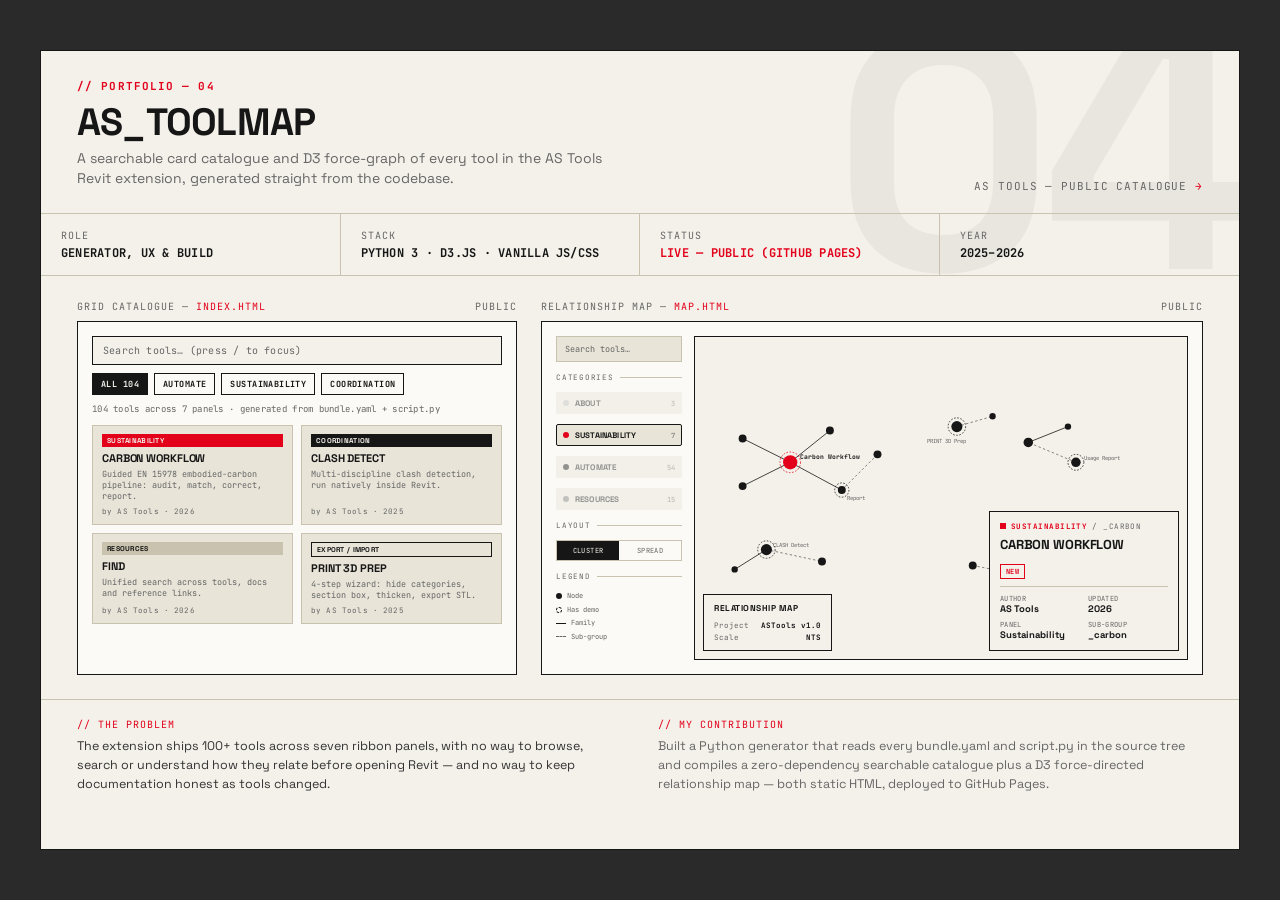
<file: portfolio-mockups/as-toolmap-portfolio.html>
<!DOCTYPE html>
<html lang="en">
<head>
<meta charset="UTF-8">
<title>AS_ToolMap — Portfolio Card</title>
<style>
  @import url('https://fonts.googleapis.com/css2?family=Space+Grotesk:wght@400;500;700&family=JetBrains+Mono:wght@400;500;700&display=swap');

  :root{
    --paper:#f4f1ea;
    --ink:#161616;
    --signal:#e2001a;
    --muted:#666666;
    --line:#c9c2ae;
    --card:#e8e4d8;
  }

  *{ box-sizing:border-box; margin:0; padding:0; }

  html,body{
    background:#2a2a2a;
    display:flex;
    align-items:center;
    justify-content:center;
    min-height:100vh;
  }

  .stage{
    width:1200px;
    height:800px;
    background:var(--paper);
    color:var(--ink);
    font-family:'Space Grotesk', sans-serif;
    position:relative;
    overflow:hidden;
    display:flex;
    flex-direction:column;
    border:1px solid var(--ink);
  }

  .mono{ font-family:'JetBrains Mono', monospace; }

  .index-num{
    position:absolute;
    top:-70px;
    right:-10px;
    font-family:'Space Grotesk', sans-serif;
    font-weight:700;
    font-size:340px;
    line-height:1;
    color:var(--ink);
    opacity:0.045;
    letter-spacing:-0.03em;
    pointer-events:none;
    z-index:0;
  }

  .header{
    position:relative;
    z-index:1;
    display:flex;
    justify-content:space-between;
    align-items:flex-end;
    padding:28px 36px 20px;
    border-bottom:1px solid var(--line);
  }

  .header-left .eyebrow{
    font-family:'JetBrains Mono', monospace;
    font-size:11px;
    font-weight:700;
    letter-spacing:0.1em;
    text-transform:uppercase;
    color:var(--signal);
    margin-bottom:10px;
  }

  .header-left h1{
    font-size:38px;
    font-weight:700;
    text-transform:uppercase;
    letter-spacing:-0.02em;
    line-height:1;
  }

  .header-left p{
    margin-top:8px;
    max-width:560px;
    font-size:14px;
    color:var(--muted);
    line-height:1.4;
    height:44px;
    display:-webkit-box;
    -webkit-box-orient:vertical;
    -webkit-line-clamp:2;
    overflow:hidden;
  }

  .header-right{
    font-family:'JetBrains Mono', monospace;
    font-size:11px;
    letter-spacing:0.08em;
    text-transform:uppercase;
    color:var(--muted);
    text-align:right;
    white-space:nowrap;
  }

  .header-right .arrow{ color:var(--signal); }

  .spec-row{
    position:relative;
    z-index:1;
    display:grid;
    grid-template-columns:repeat(4,1fr);
    border-bottom:1px solid var(--line);
    height:62px;
  }

  .spec-cell{
    padding:10px 20px;
    border-right:1px solid var(--line);
    font-family:'JetBrains Mono', monospace;
    display:flex;
    flex-direction:column;
    justify-content:center;
    overflow:hidden;
  }
  .spec-cell:last-child{ border-right:none; }

  .spec-cell .k{
    font-size:10px;
    letter-spacing:0.1em;
    color:var(--muted);
    text-transform:uppercase;
  }
  .spec-cell .v{
    margin-top:3px;
    font-size:12px;
    font-weight:700;
    letter-spacing:0.02em;
    text-transform:uppercase;
    color:var(--ink);
    white-space:nowrap;
    overflow:hidden;
    text-overflow:ellipsis;
  }
  .spec-cell .v.status-live{ color:var(--signal); }

  .stage-body{
    position:relative;
    z-index:1;
    flex:1;
    display:flex;
    gap:24px;
    padding:24px 36px;
    min-height:0;
  }

  .screen-label{
    font-family:'JetBrains Mono', monospace;
    font-size:10px;
    letter-spacing:0.1em;
    text-transform:uppercase;
    color:var(--muted);
    margin-bottom:8px;
    display:flex;
    justify-content:space-between;
  }
  .screen-label span.tag{ color:var(--signal); }

  /* -- pane 1: grid catalogue -- */
  .pane-catalogue{
    width:440px;
    display:flex;
    flex-direction:column;
    flex-shrink:0;
    min-height:0;
  }

  .cat-frame{
    flex:1;
    border:1px solid var(--ink);
    background:#fbfaf6;
    display:flex;
    flex-direction:column;
    overflow:hidden;
    padding:14px;
    min-height:0;
  }

  .search-box{
    border:1px solid var(--ink);
    padding:7px 10px;
    font-size:10px;
    color:var(--muted);
    letter-spacing:0.02em;
    margin-bottom:8px;
    background:var(--paper);
    font-family:'JetBrains Mono',monospace;
  }

  .filter-row{ display:flex; flex-wrap:wrap; gap:6px; margin-bottom:8px; }
  .chip{ font-size:8.5px; font-weight:700; letter-spacing:0.05em; text-transform:uppercase; padding:4px 8px; border:1px solid var(--ink); white-space:nowrap; font-family:'JetBrains Mono',monospace; }
  .chip.active{ background:var(--ink); color:var(--paper); }

  .result-line{ font-size:9px; color:var(--muted); letter-spacing:0.03em; margin-bottom:10px; font-family:'JetBrains Mono',monospace; }

  .card-grid{ display:grid; grid-template-columns:1fr 1fr; gap:8px; }
  .tool-card{ border:1px solid var(--line); background:var(--card); padding:8px 9px; display:flex; flex-direction:column; gap:4px; }
  .badge{ font-size:7px; font-weight:700; letter-spacing:0.04em; text-transform:uppercase; padding:2px 5px; display:inline-block; }
  .badge.red{ background:var(--signal); color:var(--paper); }
  .badge.ink{ background:var(--ink); color:var(--paper); }
  .badge.tan{ background:var(--line); color:var(--ink); }
  .badge.outline{ border:1px solid var(--ink); color:var(--ink); }
  .tool-card-title{ font-size:11px; font-weight:700; letter-spacing:-0.01em; text-transform:uppercase; }
  .tool-card-desc{ font-size:8.5px; color:var(--muted); line-height:1.3; flex:1; font-family:'JetBrains Mono',monospace; }
  .tool-card-foot{ font-size:7.5px; color:var(--muted); letter-spacing:0.02em; font-family:'JetBrains Mono',monospace; }

  /* -- pane 2: relationship map -- */
  .pane-map{
    flex:1;
    display:flex;
    flex-direction:column;
    min-width:0;
    min-height:0;
  }

  .map-frame{
    flex:1;
    border:1px solid var(--ink);
    background:#fbfaf6;
    display:flex;
    gap:12px;
    overflow:hidden;
    padding:14px;
    min-height:0;
  }

  .map-sidebar{ width:126px; flex-shrink:0; display:flex; flex-direction:column; gap:10px; overflow:hidden; }
  .msearch{ border:1px solid var(--line); padding:6px 8px; font-size:8.5px; color:var(--muted); background:var(--card); font-family:'JetBrains Mono',monospace; }
  .map-sh{ font-family:'JetBrains Mono',monospace; font-size:7.5px; letter-spacing:0.1em; text-transform:uppercase; color:var(--muted); display:flex; align-items:center; gap:6px; }
  .map-sh .rule{ flex:1; height:1px; background:var(--line); }

  .cat-chip{ display:flex; align-items:center; gap:6px; padding:5px 6px; background:var(--card); border:1px solid transparent; border-radius:2px; opacity:0.45; }
  .cat-chip.on{ opacity:1; border-color:var(--ink); }
  .cat-chip .cdot{ width:6px; height:6px; border-radius:50%; flex-shrink:0; }
  .cat-chip .cname{ font-size:8px; font-weight:700; text-transform:uppercase; letter-spacing:0.02em; flex:1; }
  .cat-chip .ccount{ font-size:7px; color:var(--muted); font-family:'JetBrains Mono',monospace; }

  .layout-sw{ display:grid; grid-template-columns:1fr 1fr; border:1px solid var(--line); }
  .layout-sw div{ padding:5px 0; text-align:center; font-size:7px; font-family:'JetBrains Mono',monospace; letter-spacing:0.06em; text-transform:uppercase; color:var(--muted); }
  .layout-sw div.on{ background:var(--ink); color:var(--paper); }

  .map-legend{ font-size:7px; color:var(--muted); line-height:1.5; font-family:'JetBrains Mono',monospace; display:flex; flex-direction:column; gap:3px; }
  .map-legend .item{ display:flex; align-items:center; gap:5px; }
  .map-legend .sw-dot{ width:6px; height:6px; border-radius:50%; background:var(--ink); display:inline-block; flex-shrink:0; }
  .map-legend .sw-ring{ width:6px; height:6px; border-radius:50%; border:1px dashed var(--ink); display:inline-block; flex-shrink:0; }
  .map-legend .sw-line{ width:10px; height:0; border-top:1px solid var(--ink); display:inline-block; flex-shrink:0; }
  .map-legend .sw-dash{ width:10px; height:0; border-top:1px dashed var(--muted); display:inline-block; flex-shrink:0; }

  .map-stage{ position:relative; flex:1; min-width:0; display:flex; flex-direction:column; gap:8px; min-height:0; }
  .graph-box{ position:relative; border:1px solid var(--ink); background:var(--paper); flex:1; min-height:0; }
  .graph-box svg{ width:100%; height:100%; display:block; }

  .ledger-block{ position:absolute; left:8px; bottom:8px; background:var(--paper); border:1px solid var(--ink); padding:7px 10px; font-family:'JetBrains Mono',monospace; font-size:7.5px; color:var(--muted); line-height:1.6; }
  .ledger-block .lt{ font-family:'Space Grotesk',sans-serif; font-weight:700; font-size:8.5px; letter-spacing:0.06em; color:var(--ink); margin-bottom:3px; }
  .ledger-block .lrow{ display:flex; justify-content:space-between; gap:12px; }
  .ledger-block .lrow strong{ color:var(--ink); }

  .detail-card{ position:absolute; right:8px; bottom:8px; width:190px; background:var(--paper); border:1px solid var(--ink); padding:9px 10px; }
  .detail-eyebrow{ display:flex; align-items:center; gap:5px; font-size:7.5px; letter-spacing:0.06em; text-transform:uppercase; margin-bottom:5px; font-family:'JetBrains Mono',monospace; }
  .detail-eyebrow .dot{ width:6px; height:6px; background:var(--signal); flex-shrink:0; }
  .detail-eyebrow .p{ color:var(--signal); font-weight:700; }
  .detail-eyebrow .s{ color:var(--muted); }
  .detail-title{ font-size:13px; font-weight:700; text-transform:uppercase; letter-spacing:-0.01em; margin-bottom:5px; }
  .detail-chip{ display:inline-block; font-size:7px; font-weight:700; letter-spacing:0.04em; text-transform:uppercase; border:1px solid var(--signal); color:var(--signal); padding:2px 5px; margin-bottom:7px; font-family:'JetBrains Mono',monospace; }
  .detail-meta{ display:grid; grid-template-columns:1fr 1fr; gap:5px 8px; border-top:1px solid var(--line); padding-top:7px; }
  .detail-meta .k{ font-size:7px; letter-spacing:0.05em; text-transform:uppercase; color:var(--muted); font-family:'JetBrains Mono',monospace; }
  .detail-meta .v{ font-size:9.5px; font-weight:700; }

  .legend-row{ display:flex; justify-content:space-between; align-items:center; margin-top:9px; font-size:8px; color:var(--muted); letter-spacing:0.02em; flex-wrap:wrap; gap:6px; font-family:'JetBrains Mono',monospace; }
  .legend-row .items{ display:flex; gap:12px; flex-wrap:wrap; }
  .legend-row .item{ display:flex; align-items:center; gap:4px; }
  .legend-row .sw-dot{ width:7px; height:7px; border-radius:50%; background:var(--ink); display:inline-block; }
  .legend-row .sw-ring{ width:7px; height:7px; border-radius:50%; border:1px dashed var(--ink); display:inline-block; }
  .legend-row .sw-line{ width:12px; height:0; border-top:1px solid var(--ink); display:inline-block; }
  .legend-row .sw-dash{ width:12px; height:0; border-top:1px dashed var(--muted); display:inline-block; }

  .caption-block{
    position:relative;
    z-index:1;
    border-top:1px solid var(--line);
    padding:18px 36px 24px;
    display:flex;
    gap:36px;
    height:150px;
  }

  .caption-block .col{ flex:1; }

  .caption-block .col-label{
    font-family:'JetBrains Mono', monospace;
    font-size:10px;
    letter-spacing:0.1em;
    text-transform:uppercase;
    color:var(--signal);
    margin-bottom:6px;
  }

  .caption-block p{
    font-size:12.5px;
    line-height:1.5;
    color:#333;
    display:-webkit-box;
    -webkit-box-orient:vertical;
    -webkit-line-clamp:4;
    overflow:hidden;
  }

  .caption-block .col:last-child p{ color:var(--muted); }
</style>
</head>
<body>

<div class="stage">
  <div class="index-num">04</div>

  <div class="header">
    <div class="header-left">
      <div class="eyebrow">// PORTFOLIO — 04</div>
      <h1>AS_ToolMap</h1>
      <p>A searchable card catalogue and D3 force-graph of every tool in the AS Tools Revit extension, generated straight from the codebase.</p>
    </div>
    <div class="header-right mono">
      AS Tools — Public Catalogue <span class="arrow">→</span>
    </div>
  </div>

  <div class="spec-row">
    <div class="spec-cell">
      <div class="k">Role</div>
      <div class="v">Generator, UX &amp; Build</div>
    </div>
    <div class="spec-cell">
      <div class="k">Stack</div>
      <div class="v">Python 3 · D3.js · Vanilla JS/CSS</div>
    </div>
    <div class="spec-cell">
      <div class="k">Status</div>
      <div class="v status-live">Live — Public (GitHub Pages)</div>
    </div>
    <div class="spec-cell">
      <div class="k">Year</div>
      <div class="v">2025–2026</div>
    </div>
  </div>

  <div class="stage-body">

    <div class="pane-catalogue">
      <div class="screen-label">
        <span>Grid Catalogue — <span class="tag">index.html</span></span>
        <span>Public</span>
      </div>
      <div class="cat-frame">
        <div class="search-box">Search tools… (press / to focus)</div>
        <div class="filter-row">
          <div class="chip active">ALL 104</div>
          <div class="chip">AUTOMATE</div>
          <div class="chip">SUSTAINABILITY</div>
          <div class="chip">COORDINATION</div>
        </div>
        <div class="result-line">104 tools across 7 panels · generated from bundle.yaml + script.py</div>
        <div class="card-grid">
          <div class="tool-card">
            <div class="badge red">Sustainability</div>
            <div class="tool-card-title">Carbon Workflow</div>
            <div class="tool-card-desc">Guided EN 15978 embodied-carbon pipeline: audit, match, correct, report.</div>
            <div class="tool-card-foot">by AS Tools · 2026</div>
          </div>
          <div class="tool-card">
            <div class="badge ink">Coordination</div>
            <div class="tool-card-title">CLASH Detect</div>
            <div class="tool-card-desc">Multi-discipline clash detection, run natively inside Revit.</div>
            <div class="tool-card-foot">by AS Tools · 2025</div>
          </div>
          <div class="tool-card">
            <div class="badge tan">Resources</div>
            <div class="tool-card-title">Find</div>
            <div class="tool-card-desc">Unified search across tools, docs and reference links.</div>
            <div class="tool-card-foot">by AS Tools · 2026</div>
          </div>
          <div class="tool-card">
            <div class="badge outline">Export / Import</div>
            <div class="tool-card-title">PRINT 3D Prep</div>
            <div class="tool-card-desc">4-step wizard: hide categories, section box, thicken, export STL.</div>
            <div class="tool-card-foot">by AS Tools · 2025</div>
          </div>
        </div>
      </div>
    </div>

    <div class="pane-map">
      <div class="screen-label">
        <span>Relationship Map — <span class="tag">map.html</span></span>
        <span>Public</span>
      </div>
      <div class="map-frame">
        <div class="map-sidebar">
          <div class="msearch">Search tools…</div>
          <div class="map-sh"><span>Categories</span><span class="rule"></span></div>
          <div class="cat-chip"><span class="cdot" style="background:#bdbdbd"></span><span class="cname">About</span><span class="ccount">3</span></div>
          <div class="cat-chip on"><span class="cdot" style="background:#e2001a"></span><span class="cname">Sustainability</span><span class="ccount">7</span></div>
          <div class="cat-chip"><span class="cdot" style="background:#161616"></span><span class="cname">Automate</span><span class="ccount">54</span></div>
          <div class="cat-chip"><span class="cdot" style="background:#7d7d7d"></span><span class="cname">Resources</span><span class="ccount">15</span></div>
          <div class="map-sh"><span>Layout</span><span class="rule"></span></div>
          <div class="layout-sw"><div class="on">Cluster</div><div>Spread</div></div>
          <div class="map-sh"><span>Legend</span><span class="rule"></span></div>
          <div class="map-legend">
            <div class="item"><span class="sw-dot"></span>Node</div>
            <div class="item"><span class="sw-ring"></span>Has demo</div>
            <div class="item"><span class="sw-line"></span>Family</div>
            <div class="item"><span class="sw-dash"></span>Sub-group</div>
          </div>
        </div>
        <div class="map-stage">
        <div class="graph-box">
          <svg viewBox="0 0 620 230" preserveAspectRatio="xMidYMid meet">
            <line x1="120" y1="70" x2="60" y2="40" stroke="#161616" stroke-width="1"/>
            <line x1="120" y1="70" x2="60" y2="100" stroke="#161616" stroke-width="1"/>
            <line x1="120" y1="70" x2="170" y2="30" stroke="#161616" stroke-width="1"/>
            <line x1="120" y1="70" x2="185" y2="105" stroke="#161616" stroke-width="1"/>
            <line x1="90" y1="180" x2="50" y2="205" stroke="#161616" stroke-width="1"/>
            <line x1="420" y1="45" x2="470" y2="25" stroke="#161616" stroke-width="1"/>
            <line x1="185" y1="105" x2="230" y2="60" stroke="#666666" stroke-width="1" stroke-dasharray="3,3"/>
            <line x1="480" y1="70" x2="420" y2="45" stroke="#666666" stroke-width="1" stroke-dasharray="3,3"/>
            <line x1="330" y1="25" x2="375" y2="12" stroke="#666666" stroke-width="1" stroke-dasharray="3,3"/>
            <line x1="90" y1="180" x2="160" y2="195" stroke="#666666" stroke-width="1" stroke-dasharray="3,3"/>
            <line x1="350" y1="200" x2="400" y2="210" stroke="#666666" stroke-width="1" stroke-dasharray="3,3"/>
            <circle cx="60" cy="40" r="5" fill="#161616"/>
            <circle cx="60" cy="100" r="5" fill="#161616"/>
            <circle cx="170" cy="30" r="5" fill="#161616"/>
            <circle cx="185" cy="105" r="5" fill="#161616"/>
            <circle cx="185" cy="105" r="9" fill="none" stroke="#161616" stroke-width="1" stroke-dasharray="2,2"/>
            <circle cx="230" cy="60" r="5" fill="#161616"/>
            <circle cx="90" cy="180" r="7" fill="#161616"/>
            <circle cx="90" cy="180" r="11" fill="none" stroke="#161616" stroke-width="1" stroke-dasharray="2,2"/>
            <circle cx="160" cy="195" r="5" fill="#161616"/>
            <circle cx="50" cy="205" r="4" fill="#161616"/>
            <circle cx="420" cy="45" r="6" fill="#161616"/>
            <circle cx="470" cy="25" r="4" fill="#161616"/>
            <circle cx="480" cy="70" r="6" fill="#161616"/>
            <circle cx="480" cy="70" r="10" fill="none" stroke="#161616" stroke-width="1" stroke-dasharray="2,2"/>
            <circle cx="330" cy="25" r="7" fill="#161616"/>
            <circle cx="330" cy="25" r="11" fill="none" stroke="#161616" stroke-width="1" stroke-dasharray="2,2"/>
            <circle cx="375" cy="12" r="4" fill="#161616"/>
            <circle cx="350" cy="200" r="5" fill="#161616"/>
            <circle cx="400" cy="210" r="4" fill="#161616"/>
            <circle cx="120" cy="70" r="9" fill="#e2001a"/>
            <circle cx="120" cy="70" r="13" fill="none" stroke="#e2001a" stroke-width="1" stroke-dasharray="2,2"/>
            <text x="132" y="66" font-family="JetBrains Mono, monospace" font-size="8" font-weight="700" fill="#161616">Carbon Workflow</text>
            <text x="192" y="118" font-family="JetBrains Mono, monospace" font-size="7" fill="#666666">Report</text>
            <text x="98" y="177" font-family="JetBrains Mono, monospace" font-size="7" fill="#666666">CLASH Detect</text>
            <text x="490" y="67" font-family="JetBrains Mono, monospace" font-size="7" fill="#666666">Usage Report</text>
            <text x="292" y="46" font-family="JetBrains Mono, monospace" font-size="7" fill="#666666">PRINT 3D Prep</text>
          </svg>
          <div class="ledger-block">
            <div class="lt">RELATIONSHIP MAP</div>
            <div class="lrow"><span>Project</span><strong>ASTools v1.0</strong></div>
            <div class="lrow"><span>Scale</span><strong>NTS</strong></div>
          </div>
          <div class="detail-card">
            <div class="detail-eyebrow"><span class="dot"></span><span class="p">Sustainability</span><span class="s">/ _carbon</span></div>
            <div class="detail-title">Carbon Workflow</div>
            <span class="detail-chip">New</span>
            <div class="detail-meta">
              <div><div class="k">Author</div><div class="v">AS Tools</div></div>
              <div><div class="k">Updated</div><div class="v">2026</div></div>
              <div><div class="k">Panel</div><div class="v">Sustainability</div></div>
              <div><div class="k">Sub-group</div><div class="v">_carbon</div></div>
            </div>
          </div>
        </div>
        </div>
      </div>
    </div>

  </div>

  <div class="caption-block">
    <div class="col">
      <div class="col-label">// The Problem</div>
      <p>The extension ships 100+ tools across seven ribbon panels, with no way to browse, search or understand how they relate before opening Revit — and no way to keep documentation honest as tools changed.</p>
    </div>
    <div class="col">
      <div class="col-label">// My Contribution</div>
      <p>Built a Python generator that reads every bundle.yaml and script.py in the source tree and compiles a zero-dependency searchable catalogue plus a D3 force-directed relationship map — both static HTML, deployed to GitHub Pages.</p>
    </div>
  </div>
</div>

</body>
</html>
</file>
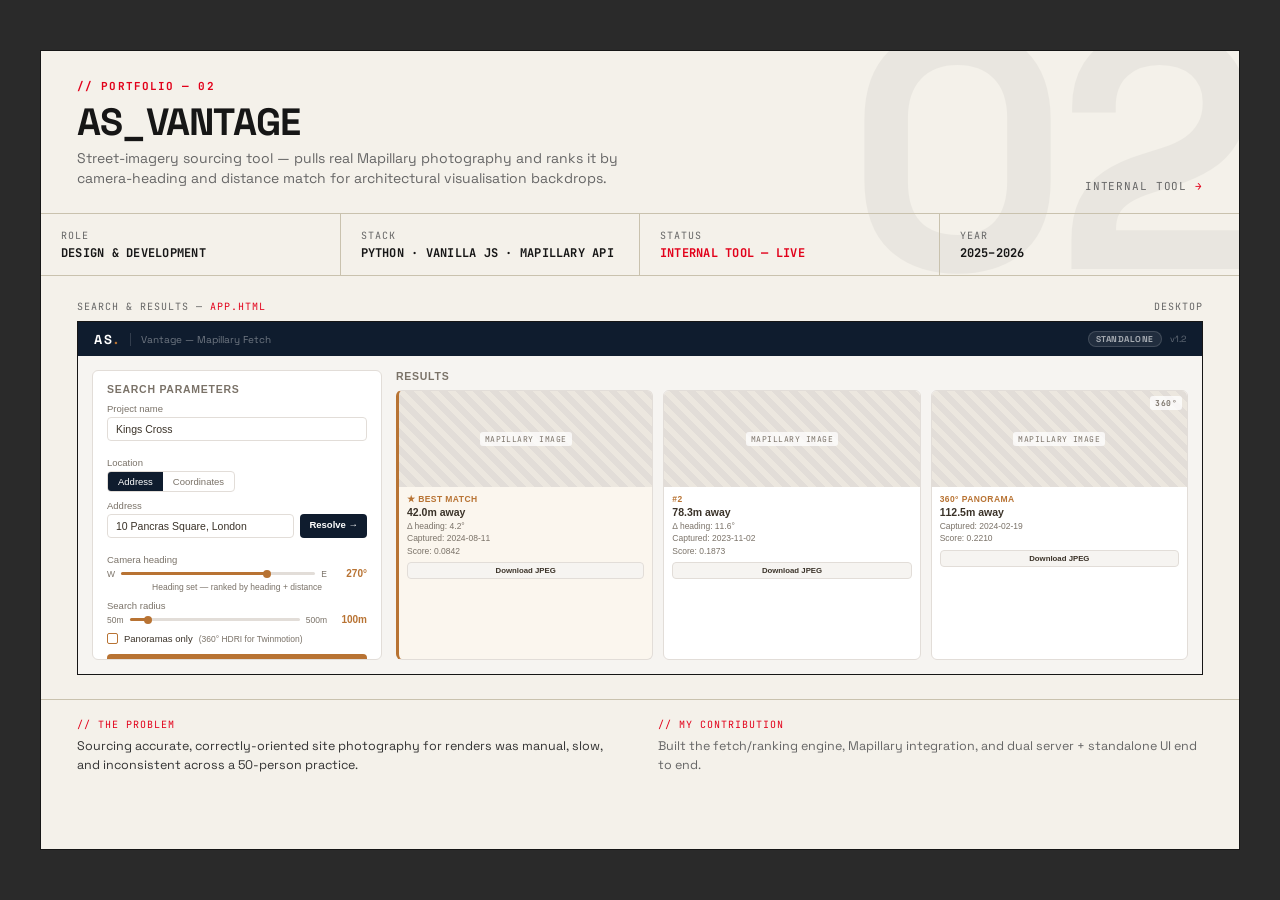
<file: portfolio-mockups/as-vantage-portfolio.html>
<!DOCTYPE html>
<html lang="en">
<head>
<meta charset="UTF-8">
<title>AS_Vantage — Portfolio Card</title>
<style>
  @import url('https://fonts.googleapis.com/css2?family=Space+Grotesk:wght@400;500;700&family=JetBrains+Mono:wght@400;500;700&display=swap');

  :root{
    --paper:#f4f1ea;
    --ink:#161616;
    --signal:#e2001a;
    --muted:#666666;
    --line:#c9c2ae;
    --card:#e8e4d8;

    /* real app product palette — used only inside the recreated app frame */
    --auk-navy:#0F1C2E;
    --auk-copper:#B87333;
    --auk-linen:#F6F4F1;
    --auk-white:#FFFFFF;
    --auk-cream:#FBF6EE;
    --auk-dusk:#7A7268;
    --auk-ink:#3A3228;
    --auk-stone:#E2DDD8;
  }

  *{ box-sizing:border-box; margin:0; padding:0; }

  html,body{
    background:#2a2a2a;
    display:flex;
    align-items:center;
    justify-content:center;
    min-height:100vh;
  }

  .stage{
    width:1200px;
    height:800px;
    background:var(--paper);
    color:var(--ink);
    font-family:'Space Grotesk', sans-serif;
    position:relative;
    overflow:hidden;
    display:flex;
    flex-direction:column;
    border:1px solid var(--ink);
  }

  .mono{ font-family:'JetBrains Mono', monospace; }

  /* ── giant faint index numeral ── */
  .index-num{
    position:absolute;
    top:-70px;
    right:-10px;
    font-family:'Space Grotesk', sans-serif;
    font-weight:700;
    font-size:340px;
    line-height:1;
    color:var(--ink);
    opacity:0.045;
    letter-spacing:-0.03em;
    pointer-events:none;
    z-index:0;
  }

  /* ── header strip ── */
  .header{
    position:relative;
    z-index:1;
    display:flex;
    justify-content:space-between;
    align-items:flex-end;
    padding:28px 36px 20px;
    border-bottom:1px solid var(--line);
  }

  .header-left .eyebrow{
    font-family:'JetBrains Mono', monospace;
    font-size:11px;
    font-weight:700;
    letter-spacing:0.1em;
    text-transform:uppercase;
    color:var(--signal);
    margin-bottom:10px;
  }

  .header-left h1{
    font-size:38px;
    font-weight:700;
    text-transform:uppercase;
    letter-spacing:-0.02em;
    line-height:1;
  }

  .header-left p{
    margin-top:8px;
    max-width:560px;
    font-size:14px;
    color:var(--muted);
    line-height:1.4;
    height:44px;
    display:-webkit-box;
    -webkit-box-orient:vertical;
    -webkit-line-clamp:2;
    overflow:hidden;
  }

  .header-right{
    font-family:'JetBrains Mono', monospace;
    font-size:11px;
    letter-spacing:0.08em;
    text-transform:uppercase;
    color:var(--muted);
    text-align:right;
    white-space:nowrap;
  }

  .header-right .arrow{ color:var(--signal); }

  /* ── spec row ── */
  .spec-row{
    position:relative;
    z-index:1;
    display:grid;
    grid-template-columns:repeat(4,1fr);
    border-bottom:1px solid var(--line);
    height:62px;
  }

  .spec-cell{
    padding:10px 20px;
    border-right:1px solid var(--line);
    font-family:'JetBrains Mono', monospace;
    display:flex;
    flex-direction:column;
    justify-content:center;
    overflow:hidden;
  }
  .spec-cell:last-child{ border-right:none; }

  .spec-cell .k{
    font-size:10px;
    letter-spacing:0.1em;
    color:var(--muted);
    text-transform:uppercase;
  }
  .spec-cell .v{
    margin-top:3px;
    font-size:12px;
    font-weight:700;
    letter-spacing:0.02em;
    text-transform:uppercase;
    color:var(--ink);
    white-space:nowrap;
    overflow:hidden;
    text-overflow:ellipsis;
  }
  .spec-cell .v.status-live{ color:var(--signal); }

  /* ── main mockup area ── */
  .stage-body{
    position:relative;
    z-index:1;
    flex:1;
    display:flex;
    flex-direction:column;
    padding:24px 36px;
    min-height:0;
  }

  .screen-label{
    font-family:'JetBrains Mono', monospace;
    font-size:10px;
    letter-spacing:0.1em;
    text-transform:uppercase;
    color:var(--muted);
    margin-bottom:8px;
    display:flex;
    justify-content:space-between;
  }
  .screen-label span.tag{ color:var(--signal); }

  /* ── app frame (recreation of the real product UI) ── */
  .pane-app{
    flex:1;
    display:flex;
    flex-direction:column;
    min-height:0;
  }

  .pf-frame{
    flex:1;
    min-height:0;
    border:1px solid var(--ink);
    overflow:hidden;
    display:flex;
    flex-direction:column;
    background:var(--auk-white);
  }

  .app-topbar{
    flex-shrink:0;
    height:34px;
    background:var(--auk-navy);
    display:flex;
    align-items:center;
    justify-content:space-between;
    padding:0 16px;
  }
  .app-logo{ font-size:13px; font-weight:800; letter-spacing:2px; color:var(--auk-white); font-family:'Space Grotesk',sans-serif; }
  .app-logo em{ color:var(--auk-copper); font-style:normal; }
  .app-hdr-sep{
    font-size:10px;
    color:rgba(255,255,255,0.4);
    border-left:1px solid rgba(255,255,255,0.15);
    padding-left:10px;
    margin-left:10px;
  }
  .app-hdr-left{ display:flex; align-items:center; }
  .app-hdr-right{ display:flex; align-items:center; gap:8px; }
  .app-mode-badge{
    font-size:8.5px;
    font-weight:700;
    letter-spacing:0.06em;
    text-transform:uppercase;
    padding:2px 7px;
    border-radius:20px;
    background:rgba(255,255,255,0.08);
    color:rgba(255,255,255,0.6);
    border:1px solid rgba(255,255,255,0.15);
  }
  .app-version{ font-size:9px; color:rgba(255,255,255,0.35); }

  .app-body{
    flex:1;
    min-height:0;
    background:var(--auk-linen);
    display:flex;
    gap:14px;
    padding:14px;
    overflow:hidden;
  }

  .app-left{
    width:290px;
    flex-shrink:0;
    background:var(--auk-white);
    border:1px solid var(--auk-stone);
    border-radius:6px;
    padding:12px 14px;
    display:flex;
    flex-direction:column;
    gap:8px;
    overflow:hidden;
    font-family:'Segoe UI',ui-sans-serif,sans-serif;
  }
  .app-card-title{
    font-size:10.5px;
    font-weight:600;
    text-transform:uppercase;
    letter-spacing:0.07em;
    color:var(--auk-dusk);
  }
  .app-field{ display:flex; flex-direction:column; gap:3px; }
  .app-field-label{ font-size:9.5px; font-weight:500; color:var(--auk-dusk); }
  .app-input{
    border:1px solid var(--auk-stone);
    border-radius:4px;
    padding:5px 8px;
    font-size:10.5px;
    color:var(--auk-ink);
    background:var(--auk-white);
  }
  .app-divider{ height:1px; background:var(--auk-stone); }
  .app-radio-group{ display:flex; border:1px solid var(--auk-stone); border-radius:4px; overflow:hidden; width:fit-content; }
  .app-radio-group span{ padding:4px 10px; font-size:9.5px; font-weight:500; color:var(--auk-dusk); }
  .app-radio-group span.active{ background:var(--auk-navy); color:var(--auk-white); }
  .app-address-row{ display:flex; gap:6px; }
  .app-address-row .app-input{ flex:1; }
  .app-btn-secondary{
    background:var(--auk-navy); color:var(--auk-white); border:none; border-radius:4px;
    padding:5px 9px; font-size:9.5px; font-weight:600; white-space:nowrap;
  }
  .app-slider-row{ display:flex; align-items:center; gap:6px; }
  .app-slider-label{ font-size:8.5px; color:var(--auk-dusk); }
  .app-track{ flex:1; height:3px; border-radius:2px; background:var(--auk-stone); position:relative; }
  .app-track .fill{ position:absolute; left:0; top:0; height:100%; border-radius:2px; background:var(--auk-copper); }
  .app-track .knob{ position:absolute; top:50%; width:8px; height:8px; border-radius:50%; background:var(--auk-copper); transform:translate(-50%,-50%); }
  .app-slider-val{ min-width:34px; text-align:right; font-size:10px; font-weight:700; color:var(--auk-copper); }
  .app-hint{ font-size:8.5px; color:var(--auk-dusk); text-align:center; }
  .app-checkbox-row{ display:flex; align-items:center; gap:6px; font-size:9.5px; color:var(--auk-ink); }
  .app-checkbox{ width:11px; height:11px; border:1.5px solid var(--auk-copper); border-radius:2px; flex-shrink:0; }
  .app-btn-primary{
    margin-top:2px;
    background:var(--auk-copper); color:var(--auk-white); border:none; border-radius:4px;
    padding:8px; font-size:11px; font-weight:600; width:100%; text-align:center;
  }

  .app-right{
    flex:1;
    min-height:0;
    display:flex;
    flex-direction:column;
    gap:8px;
    overflow:hidden;
    font-family:'Segoe UI',ui-sans-serif,sans-serif;
  }
  .app-results-grid{
    flex:1;
    min-height:0;
    display:grid;
    grid-template-columns:repeat(3,1fr);
    gap:10px;
  }
  .app-img-card{
    border:1px solid var(--auk-stone);
    border-radius:6px;
    overflow:hidden;
    background:var(--auk-white);
    display:flex;
    flex-direction:column;
  }
  .app-img-card.best{ border-left:3px solid var(--auk-copper); background:var(--auk-cream); }
  .app-thumb{
    flex-shrink:0;
    height:96px;
    background:
      repeating-linear-gradient(45deg, var(--auk-stone) 0px, var(--auk-stone) 6px, #ecE7DF 6px, #ecE7DF 12px);
    display:flex;
    align-items:center;
    justify-content:center;
    position:relative;
  }
  .app-thumb span{
    font-family:'JetBrains Mono',monospace;
    font-size:8px;
    letter-spacing:0.06em;
    text-transform:uppercase;
    color:var(--auk-dusk);
    background:rgba(255,255,255,0.75);
    padding:2px 5px;
    border-radius:3px;
  }
  .app-pano-badge{
    position:absolute;
    top:5px; right:5px;
    background:var(--auk-navy);
    color:var(--auk-white);
    font-size:7.5px;
    font-weight:700;
    letter-spacing:0.05em;
    padding:2px 5px;
    border-radius:3px;
  }
  .app-img-meta{ padding:7px 8px; display:flex; flex-direction:column; gap:2px; flex:1; }
  .app-img-rank{ font-size:8.5px; font-weight:700; text-transform:uppercase; letter-spacing:0.05em; color:var(--auk-copper); }
  .app-img-dist{ font-size:10.5px; font-weight:600; color:var(--auk-ink); }
  .app-img-detail{ font-size:8.5px; color:var(--auk-dusk); line-height:1.45; }
  .app-btn-dl{
    margin-top:3px;
    background:var(--auk-linen); color:var(--auk-ink); border:1px solid var(--auk-stone); border-radius:4px;
    padding:3px 6px; font-size:7.8px; font-weight:600; text-align:center;
  }

  /* ── caption block ── */
  .caption-block{
    position:relative;
    z-index:1;
    border-top:1px solid var(--line);
    padding:18px 36px 24px;
    display:flex;
    gap:36px;
  }

  .caption-block .col{ flex:1; }

  .caption-block .col-label{
    font-family:'JetBrains Mono', monospace;
    font-size:10px;
    letter-spacing:0.1em;
    text-transform:uppercase;
    color:var(--signal);
    margin-bottom:6px;
  }

  .caption-block{ height:150px; }

  .caption-block p{
    font-size:12.5px;
    line-height:1.5;
    color:#333;
    display:-webkit-box;
    -webkit-box-orient:vertical;
    -webkit-line-clamp:4;
    overflow:hidden;
  }

  .caption-block .col:last-child p{ color:var(--muted); }
</style>
</head>
<body>

<div class="stage">
  <div class="index-num">02</div>

  <div class="header">
    <div class="header-left">
      <div class="eyebrow">// PORTFOLIO — 02</div>
      <h1>AS_Vantage</h1>
      <p>Street-imagery sourcing tool — pulls real Mapillary photography and ranks it by camera-heading and distance match for architectural visualisation backdrops.</p>
    </div>
    <div class="header-right mono">
      Internal Tool <span class="arrow">→</span>
    </div>
  </div>

  <div class="spec-row">
    <div class="spec-cell">
      <div class="k">Role</div>
      <div class="v">Design &amp; Development</div>
    </div>
    <div class="spec-cell">
      <div class="k">Stack</div>
      <div class="v">Python · Vanilla JS · Mapillary API</div>
    </div>
    <div class="spec-cell">
      <div class="k">Status</div>
      <div class="v status-live">Internal Tool — Live</div>
    </div>
    <div class="spec-cell">
      <div class="k">Year</div>
      <div class="v">2025–2026</div>
    </div>
  </div>

  <div class="stage-body">

    <div class="pane-app">
      <div class="screen-label">
        <span>Search &amp; Results — <span class="tag">app.html</span></span>
        <span>Desktop</span>
      </div>
      <div class="pf-frame">
        <div class="app-topbar">
          <div class="app-hdr-left">
            <span class="app-logo">AS<em>.</em></span>
            <span class="app-hdr-sep">Vantage — Mapillary Fetch</span>
          </div>
          <div class="app-hdr-right">
            <span class="app-mode-badge">Standalone</span>
            <span class="app-version">v1.2</span>
          </div>
        </div>

        <div class="app-body">
          <div class="app-left">
            <div class="app-card-title">Search Parameters</div>

            <div class="app-field">
              <div class="app-field-label">Project name</div>
              <div class="app-input">Kings Cross</div>
            </div>

            <div class="app-divider"></div>

            <div class="app-field">
              <div class="app-field-label">Location</div>
              <div class="app-radio-group">
                <span class="active">Address</span>
                <span>Coordinates</span>
              </div>
            </div>

            <div class="app-field">
              <div class="app-field-label">Address</div>
              <div class="app-address-row">
                <div class="app-input" style="flex:1">10 Pancras Square, London</div>
                <div class="app-btn-secondary">Resolve →</div>
              </div>
            </div>

            <div class="app-divider"></div>

            <div class="app-field">
              <div class="app-field-label">Camera heading</div>
              <div class="app-slider-row">
                <span class="app-slider-label">W</span>
                <div class="app-track"><div class="fill" style="width:75%"></div><div class="knob" style="left:75%"></div></div>
                <span class="app-slider-label">E</span>
                <span class="app-slider-val">270°</span>
              </div>
              <div class="app-hint">Heading set — ranked by heading + distance</div>
            </div>

            <div class="app-field">
              <div class="app-field-label">Search radius</div>
              <div class="app-slider-row">
                <span class="app-slider-label">50m</span>
                <div class="app-track"><div class="fill" style="width:11%"></div><div class="knob" style="left:11%"></div></div>
                <span class="app-slider-label">500m</span>
                <span class="app-slider-val">100m</span>
              </div>
            </div>

            <div class="app-checkbox-row">
              <span class="app-checkbox"></span>
              Panoramas only <span style="color:var(--auk-dusk);font-size:8.5px">(360° HDRI for Twinmotion)</span>
            </div>

            <div class="app-btn-primary">Fetch backdrop</div>
          </div>

          <div class="app-right">
            <div class="app-card-title">Results</div>
            <div class="app-results-grid">

              <div class="app-img-card best">
                <div class="app-thumb"><span>Mapillary Image</span></div>
                <div class="app-img-meta">
                  <div class="app-img-rank">★ Best match</div>
                  <div class="app-img-dist">42.0m away</div>
                  <div class="app-img-detail">Δ heading: 4.2°<br>Captured: 2024-08-11<br>Score: 0.0842</div>
                  <div class="app-btn-dl">Download JPEG</div>
                </div>
              </div>

              <div class="app-img-card">
                <div class="app-thumb"><span>Mapillary Image</span></div>
                <div class="app-img-meta">
                  <div class="app-img-rank">#2</div>
                  <div class="app-img-dist">78.3m away</div>
                  <div class="app-img-detail">Δ heading: 11.6°<br>Captured: 2023-11-02<br>Score: 0.1873</div>
                  <div class="app-btn-dl">Download JPEG</div>
                </div>
              </div>

              <div class="app-img-card">
                <div class="app-thumb"><span class="app-pano-badge">360°</span><span>Mapillary Image</span></div>
                <div class="app-img-meta">
                  <div class="app-img-rank">360° Panorama</div>
                  <div class="app-img-dist">112.5m away</div>
                  <div class="app-img-detail">Captured: 2024-02-19<br>Score: 0.2210</div>
                  <div class="app-btn-dl">Download JPEG</div>
                </div>
              </div>

            </div>
          </div>
        </div>
      </div>
    </div>

  </div>

  <div class="caption-block">
    <div class="col">
      <div class="col-label">// The Problem</div>
      <p>Sourcing accurate, correctly-oriented site photography for renders was manual, slow, and inconsistent across a 50-person practice.</p>
    </div>
    <div class="col">
      <div class="col-label">// My Contribution</div>
      <p>Built the fetch/ranking engine, Mapillary integration, and dual server + standalone UI end to end.</p>
    </div>
  </div>
</div>

</body>
</html>
</file>
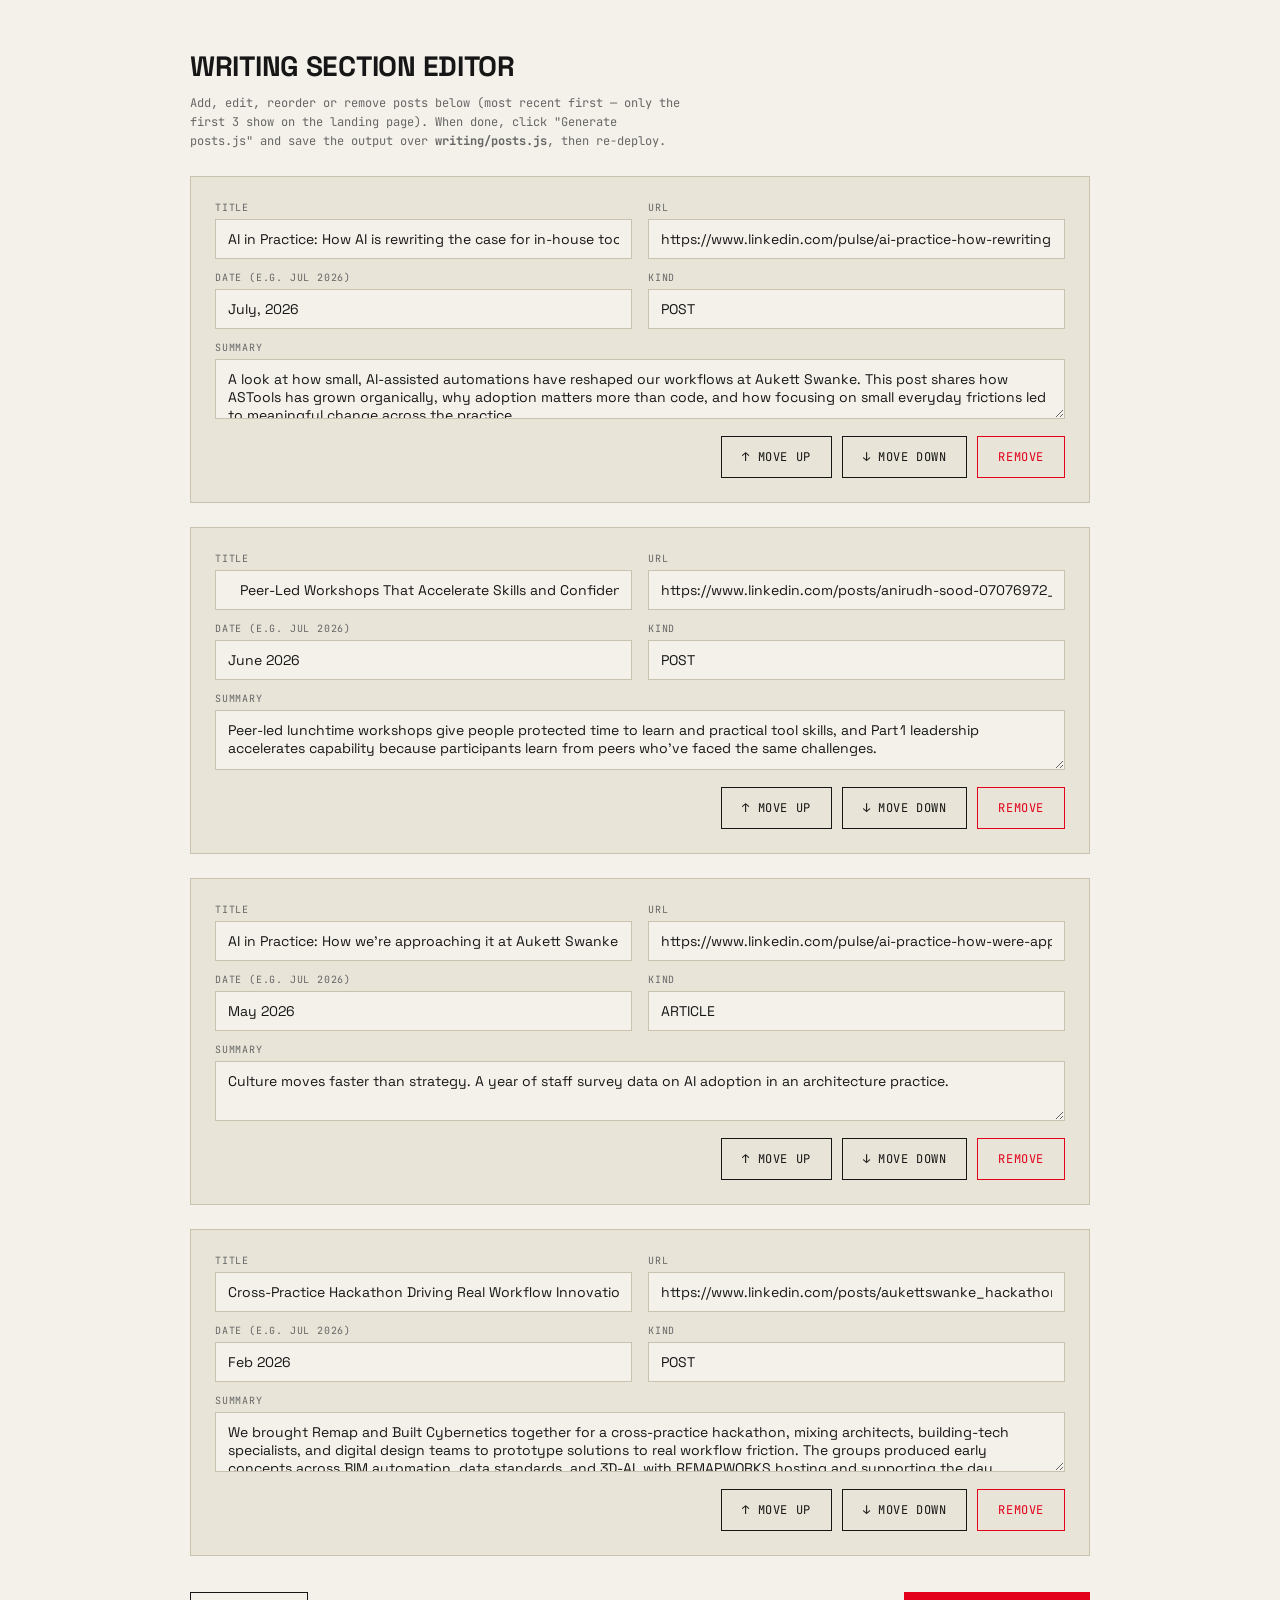
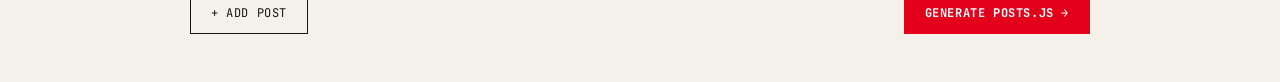
<file: writing/editor.html>
<!DOCTYPE html>
<html lang="en">
<head>
<meta charset="UTF-8">
<meta name="viewport" content="width=device-width, initial-scale=1.0">
<title>Writing — Editor</title>
<link href="https://fonts.googleapis.com/css2?family=JetBrains+Mono:wght@400;500;700&family=Space+Grotesk:wght@400;500;600;700&display=swap" rel="stylesheet">
<style>
*{box-sizing:border-box;margin:0;padding:0}
:root{--blue-line:#c9c2ae;--paper:#f4f1ea;--ink:#161616;--signal:#e2001a}
body{background:var(--paper);color:var(--ink);font-family:'Space Grotesk',sans-serif;padding:48px}
.wrap{max-width:900px;margin:0 auto}
h1{font-size:28px;font-weight:700;text-transform:uppercase;letter-spacing:-.01em}
.hint{font-family:'JetBrains Mono',monospace;font-size:12px;color:#666;margin-top:10px;line-height:1.6;max-width:70ch}
.card{background:#e8e4d8;border:1px solid var(--blue-line);padding:24px;margin-top:24px;display:flex;flex-direction:column;gap:12px}
label{font-family:'JetBrains Mono',monospace;font-size:10px;letter-spacing:.08em;text-transform:uppercase;color:#666;display:block;margin-bottom:5px}
input,textarea{width:100%;font-family:'Space Grotesk',sans-serif;font-size:14px;padding:10px 12px;border:1px solid var(--blue-line);background:var(--paper);color:var(--ink)}
textarea{resize:vertical;min-height:60px}
.row2{display:grid;grid-template-columns:1fr 1fr;gap:16px}
.card-actions{display:flex;justify-content:flex-end;gap:10px}
button{font-family:'JetBrains Mono',monospace;font-size:12px;letter-spacing:.05em;text-transform:uppercase;padding:12px 20px;border:1px solid var(--ink);background:transparent;color:var(--ink);cursor:pointer}
button.danger{border-color:var(--signal);color:var(--signal)}
.toolbar{display:flex;justify-content:space-between;align-items:center;margin-top:36px;gap:12px;flex-wrap:wrap}
button.primary{background:var(--signal);border-color:var(--signal);color:#fff;font-weight:700}
#out{margin-top:24px;background:#161616;color:#e8e4d8;font-family:'JetBrains Mono',monospace;font-size:11px;padding:20px;white-space:pre-wrap;display:none;max-height:340px;overflow:auto}
</style>
</head>
<body>
<div class="wrap">
  <h1>Writing section editor</h1>
  <p class="hint">Add, edit, reorder or remove posts below (most recent first — only the first 3 show on the landing page). When done, click "Generate posts.js" and save the output over <b>writing/posts.js</b>, then re-deploy.</p>

  <div id="cards"></div>

  <div class="toolbar">
    <button id="add">+ Add post</button>
    <button class="primary" id="generate">Generate posts.js →</button>
  </div>

  <pre id="out"></pre>
</div>

<script src="posts.js"></script>
<script>
let posts = (window.WRITING_POSTS || []).map(p => ({...p}));

function render(){
  const c = document.getElementById('cards');
  c.innerHTML = '';
  posts.forEach((p, i) => {
    const el = document.createElement('div');
    el.className = 'card';
    el.innerHTML = `
      <div class="row2">
        <div><label>Title</label><input data-i="${i}" data-k="title" value="${(p.title||'').replace(/"/g,'&quot;')}"></div>
        <div><label>URL</label><input data-i="${i}" data-k="url" value="${(p.url||'').replace(/"/g,'&quot;')}"></div>
      </div>
      <div class="row2">
        <div><label>Date (e.g. Jul 2026)</label><input data-i="${i}" data-k="date" value="${(p.date||'').replace(/"/g,'&quot;')}"></div>
        <div><label>Kind</label><input data-i="${i}" data-k="kind" value="${(p.kind||'POST').replace(/"/g,'&quot;')}"></div>
      </div>
      <div><label>Summary</label><textarea data-i="${i}" data-k="summary">${(p.summary||'')}</textarea></div>
      <div class="card-actions">
        <button data-i="${i}" data-act="up">↑ Move up</button>
        <button data-i="${i}" data-act="down">↓ Move down</button>
        <button class="danger" data-i="${i}" data-act="del">Remove</button>
      </div>
    `;
    c.appendChild(el);
  });
}

document.getElementById('cards').addEventListener('input', e => {
  const i = +e.target.dataset.i, k = e.target.dataset.k;
  if (k) posts[i][k] = e.target.value;
});
document.getElementById('cards').addEventListener('click', e => {
  const act = e.target.dataset.act;
  if (!act) return;
  const i = +e.target.dataset.i;
  if (act === 'del') posts.splice(i, 1);
  if (act === 'up' && i > 0) [posts[i-1], posts[i]] = [posts[i], posts[i-1]];
  if (act === 'down' && i < posts.length-1) [posts[i+1], posts[i]] = [posts[i], posts[i+1]];
  render();
});
document.getElementById('add').addEventListener('click', () => {
  posts.unshift({ title:'', date:'', kind:'POST', summary:'', url:'https://www.linkedin.com/in/anirudh-sood-07076972/' });
  render();
});
document.getElementById('generate').addEventListener('click', () => {
  const body = posts.map(p => `  {\n    title: ${JSON.stringify(p.title)},\n    date: ${JSON.stringify(p.date)},\n    kind: ${JSON.stringify(p.kind)},\n    summary: ${JSON.stringify(p.summary)},\n    url: ${JSON.stringify(p.url)}\n  }`).join(',\n');
  const out = `// Add your latest LinkedIn posts/articles here — most recent first.\n// Only the first 3 are shown on the landing page.\nwindow.WRITING_POSTS = [\n${body}\n];\n`;
  const pre = document.getElementById('out');
  pre.style.display = 'block';
  pre.textContent = out;
  const blob = new Blob([out], {type:'text/javascript'});
  const a = document.createElement('a');
  a.href = URL.createObjectURL(blob);
  a.download = 'posts.js';
  a.click();
});

render();
</script>
</body>
</html>
</file>
